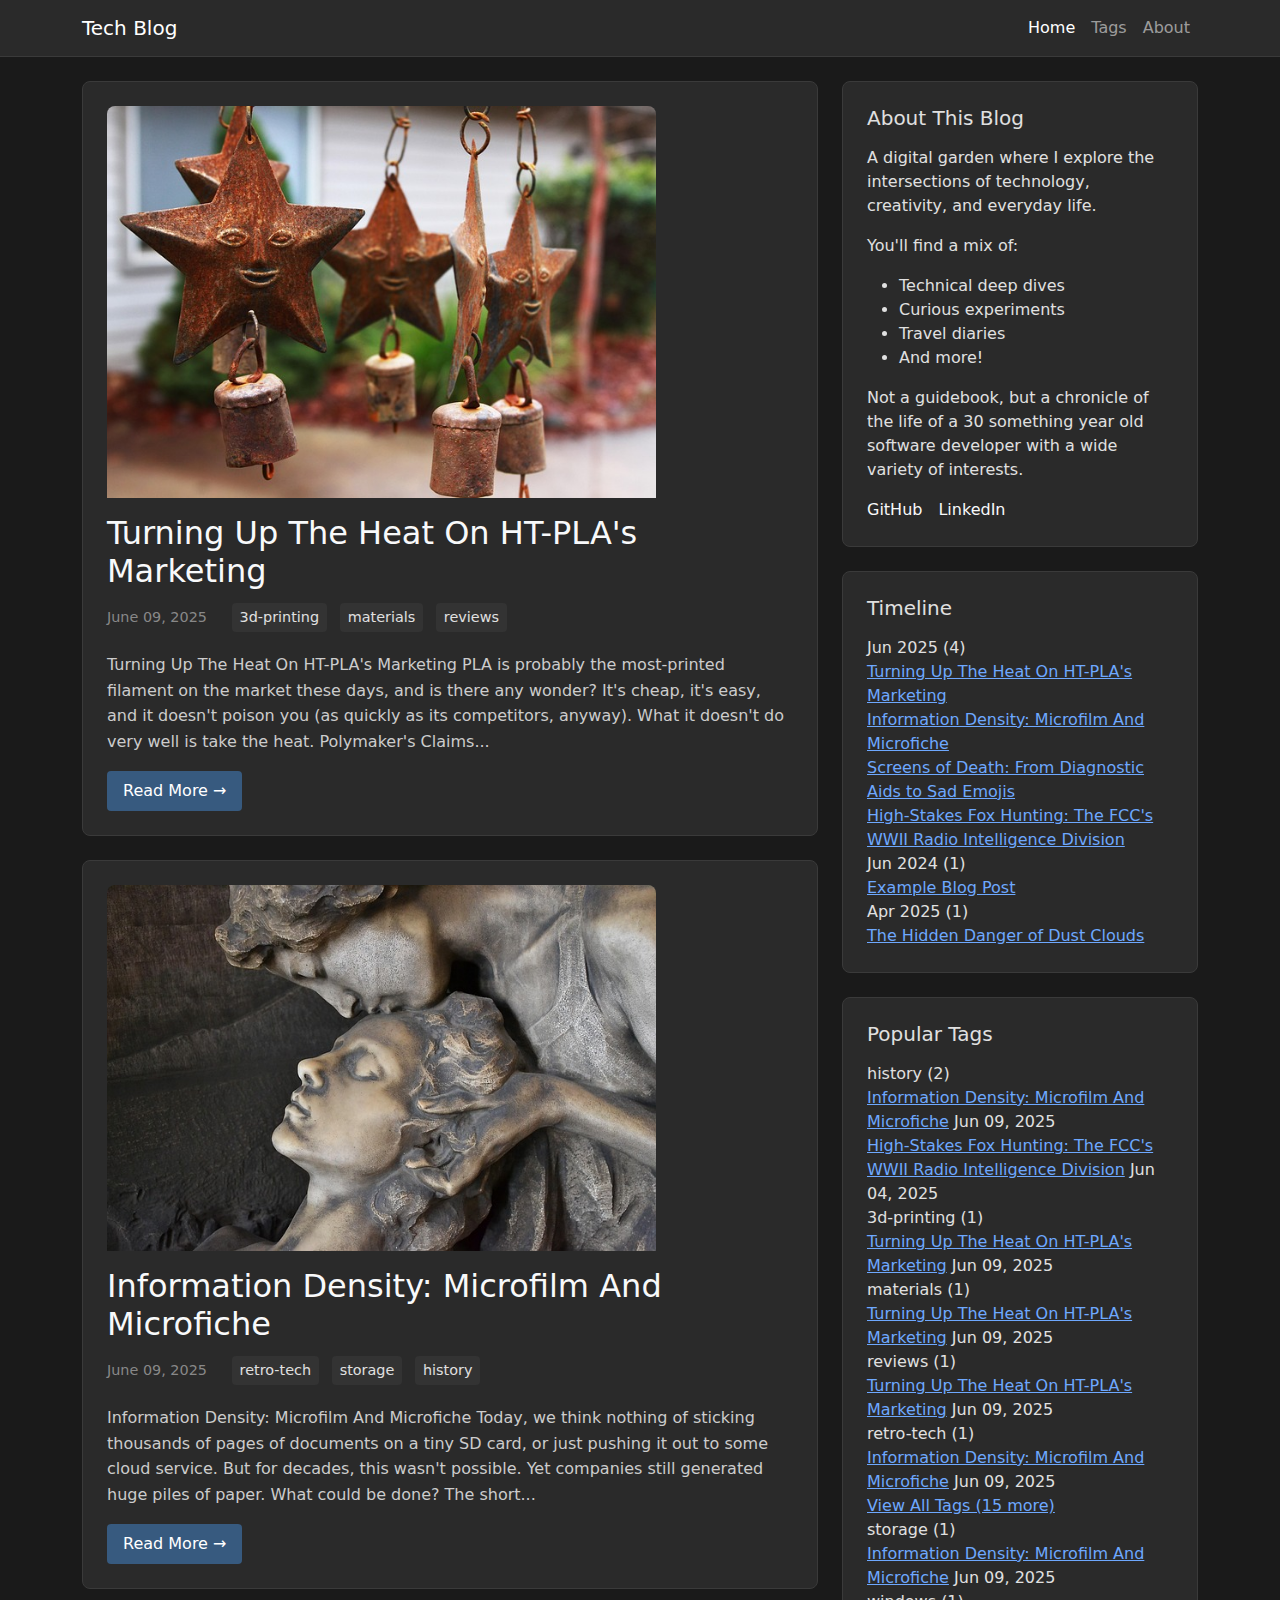
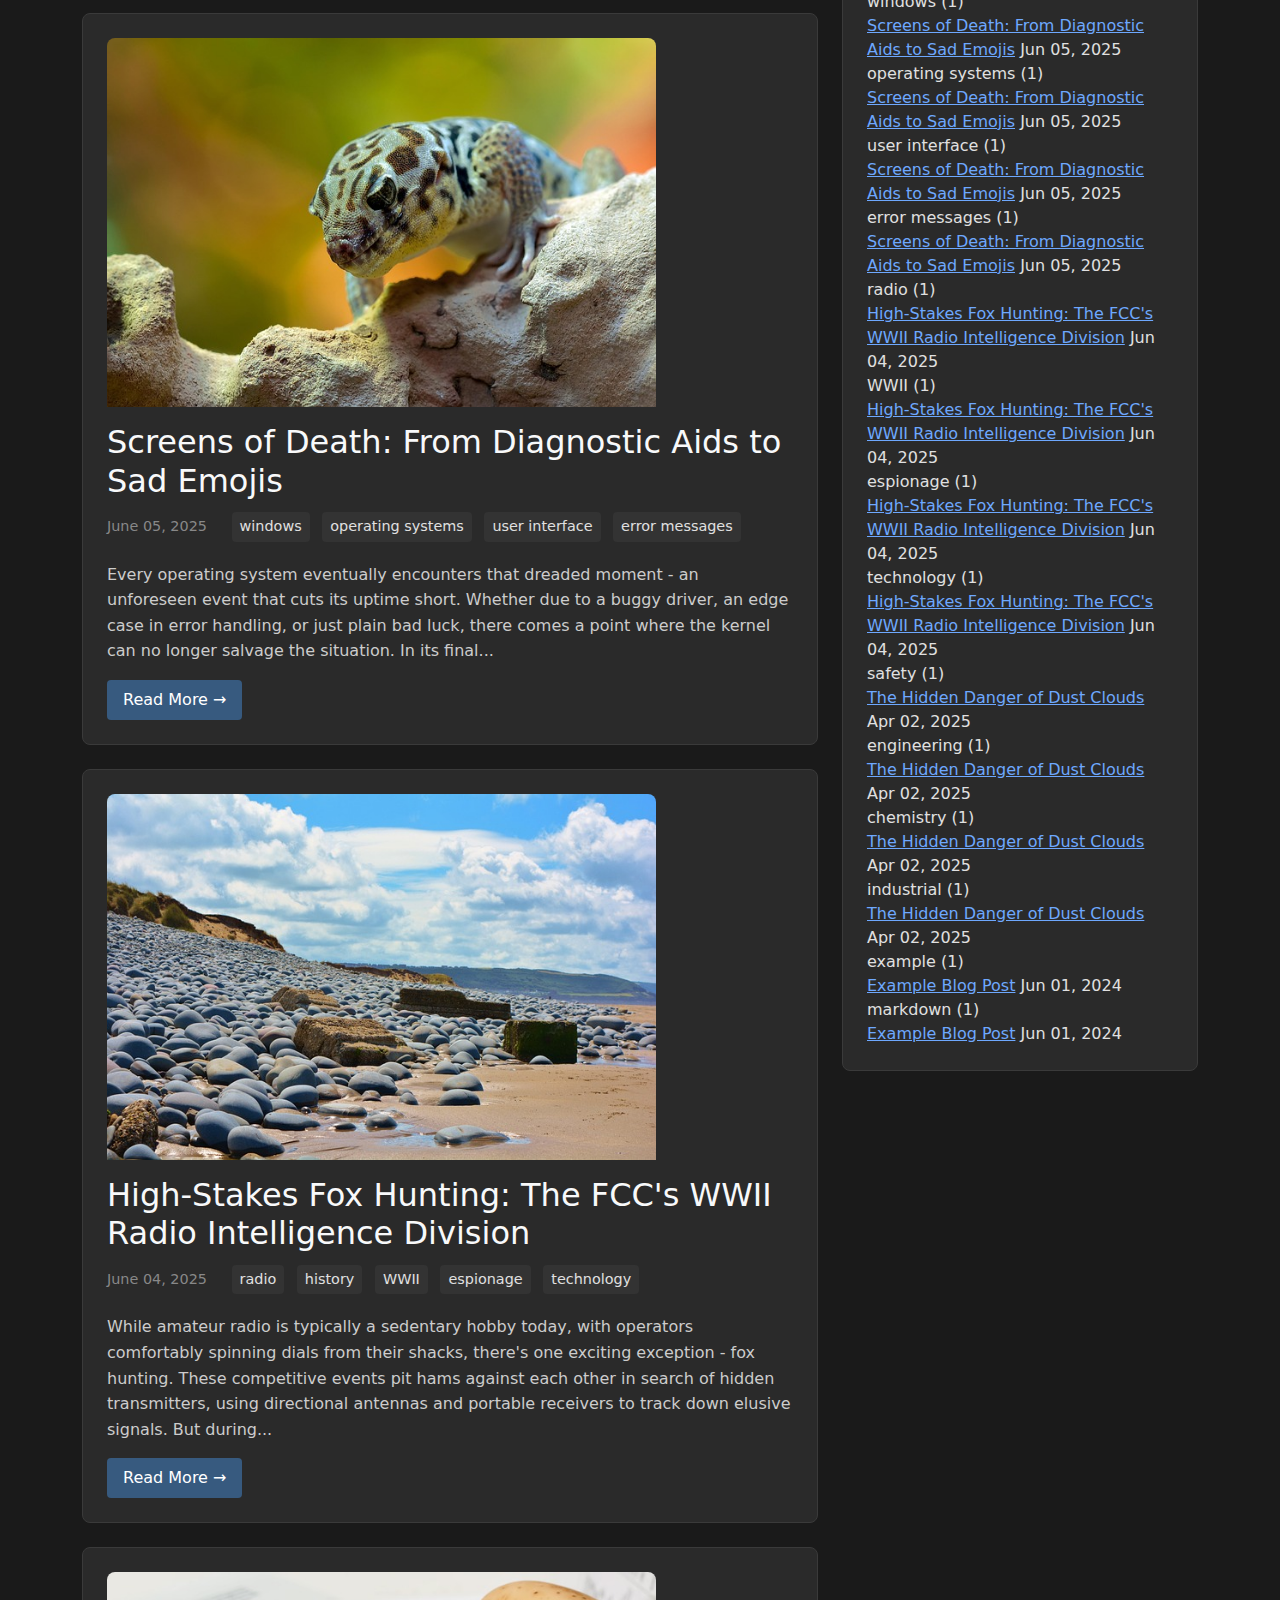
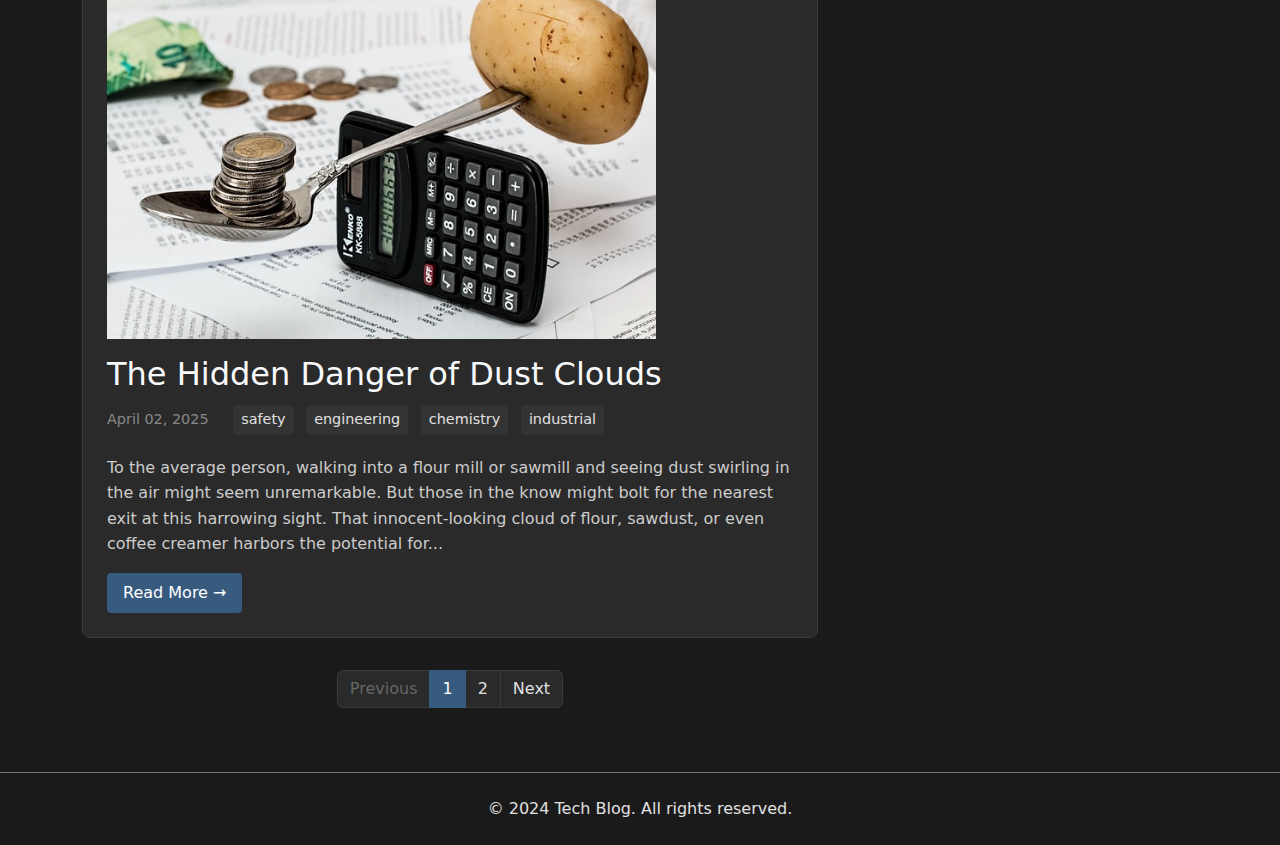
<file: index.html>
<!DOCTYPE html>
<html lang="en" data-bs-theme="dark">
<head>
    <meta charset="UTF-8">
    <meta name="viewport" content="width=device-width, initial-scale=1.0">
    <title>Tech Blog</title>
    <!-- Bootstrap 5 CSS -->
    <link href="https://cdn.jsdelivr.net/npm/bootstrap@5.3.0/dist/css/bootstrap.min.css" rel="stylesheet">
    <!-- Custom CSS -->
    <link href="static/css/style.css" rel="stylesheet">
    <script defer src="https://cloud.umami.is/script.js" data-website-id="ccf61e6a-da8f-4df3-9bb5-42d0cec6f793"></script>
</head>
<body>
    <!-- Navigation -->
    <nav class="navbar navbar-expand-lg navbar-dark mb-4">
        <div class="container">
            <a class="navbar-brand" href="./index.html">Tech Blog</a>
            <button class="navbar-toggler" type="button" data-bs-toggle="collapse" data-bs-target="#navbarNav">
                <span class="navbar-toggler-icon"></span>
            </button>
            <div class="collapse navbar-collapse" id="navbarNav">
                <ul class="navbar-nav ms-auto">
                    <li class="nav-item">
                        <a class="nav-link active" href="./index.html">Home</a>
                    </li>
                    <li class="nav-item">
                        <a class="nav-link" href="./tags.html">Tags</a>
                    </li>
                    <li class="nav-item">
                        <a class="nav-link" href="./about.html">About</a>
                    </li>
                </ul>
            </div>
        </div>
    </nav>

    <!-- Main Content -->
    <div class="container">
        <div class="row">
            <!-- Blog Posts -->
            <div class="col-lg-8">
                
                <article class="blog-post">
                    <div class="img-container">
                        <img src="static/images/wind-chimes-1147912_640.jpg" alt="" class="blog-post-image" loading="lazy" style="max-width: 80%;">
                    </div>
                    <h2><a href="posts/ht-pla.html" class="text-decoration-none text-light">Turning Up The Heat On HT-PLA's Marketing</a></h2>
                    <div class="blog-meta mb-3">
                        <span>June 09, 2025</span>
                        
                        <span class="ms-3">
                            
                            <a href="tags.html#3d-printing" class="tag-link">3d-printing</a>
                            
                            <a href="tags.html#materials" class="tag-link">materials</a>
                            
                            <a href="tags.html#reviews" class="tag-link">reviews</a>
                            
                        </span>
                        
                    </div>
                    <div class="post-preview">
                        <p>Turning Up The Heat On HT-PLA's Marketing PLA is probably the most-printed filament on the market these days, and is there any wonder? It's cheap, it's easy, and it doesn't poison you (as quickly as its competitors, anyway). What it doesn't do very well is take the heat. Polymaker's Claims...</p>
                    </div>
                    <a href="posts/ht-pla.html" class="read-more">Read More →</a>
                </article>
                
                <article class="blog-post">
                    <div class="img-container">
                        <img src="static/images/cemetery-2698731_640.jpg" alt="Historical stone archive resembling data storage" class="blog-post-image" loading="lazy" style="max-width: 80%;">
                    </div>
                    <h2><a href="posts/microfilm.html" class="text-decoration-none text-light">Information Density: Microfilm And Microfiche</a></h2>
                    <div class="blog-meta mb-3">
                        <span>June 09, 2025</span>
                        
                        <span class="ms-3">
                            
                            <a href="tags.html#retro-tech" class="tag-link">retro-tech</a>
                            
                            <a href="tags.html#storage" class="tag-link">storage</a>
                            
                            <a href="tags.html#history" class="tag-link">history</a>
                            
                        </span>
                        
                    </div>
                    <div class="post-preview">
                        <p>Information Density: Microfilm And Microfiche Today, we think nothing of sticking thousands of pages of documents on a tiny SD card, or just pushing it out to some cloud service. But for decades, this wasn't possible. Yet companies still generated huge piles of paper. What could be done? The short...</p>
                    </div>
                    <a href="posts/microfilm.html" class="read-more">Read More →</a>
                </article>
                
                <article class="blog-post">
                    <div class="img-container">
                        <img src="static/images/wonder-gecko-256046_640.jpg" alt="Frozen moment representing system crashes" class="blog-post-image" loading="lazy" style="max-width: 80%;">
                    </div>
                    <h2><a href="posts/screens-of-death.html" class="text-decoration-none text-light">Screens of Death: From Diagnostic Aids to Sad Emojis</a></h2>
                    <div class="blog-meta mb-3">
                        <span>June 05, 2025</span>
                        
                        <span class="ms-3">
                            
                            <a href="tags.html#windows" class="tag-link">windows</a>
                            
                            <a href="tags.html#operating systems" class="tag-link">operating systems</a>
                            
                            <a href="tags.html#user interface" class="tag-link">user interface</a>
                            
                            <a href="tags.html#error messages" class="tag-link">error messages</a>
                            
                        </span>
                        
                    </div>
                    <div class="post-preview">
                        <p>Every operating system eventually encounters that dreaded moment - an unforeseen event that cuts its uptime short. Whether due to a buggy driver, an edge case in error handling, or just plain bad luck, there comes a point where the kernel can no longer salvage the situation. In its final...</p>
                    </div>
                    <a href="posts/screens-of-death.html" class="read-more">Read More →</a>
                </article>
                
                <article class="blog-post">
                    <div class="img-container">
                        <img src="static/images/beach-975225_640.jpg" alt="Open landscape representing radio wave propagation" class="blog-post-image" loading="lazy" style="max-width: 80%;">
                    </div>
                    <h2><a href="posts/radio-intelligence.html" class="text-decoration-none text-light">High-Stakes Fox Hunting: The FCC's WWII Radio Intelligence Division</a></h2>
                    <div class="blog-meta mb-3">
                        <span>June 04, 2025</span>
                        
                        <span class="ms-3">
                            
                            <a href="tags.html#radio" class="tag-link">radio</a>
                            
                            <a href="tags.html#history" class="tag-link">history</a>
                            
                            <a href="tags.html#WWII" class="tag-link">WWII</a>
                            
                            <a href="tags.html#espionage" class="tag-link">espionage</a>
                            
                            <a href="tags.html#technology" class="tag-link">technology</a>
                            
                        </span>
                        
                    </div>
                    <div class="post-preview">
                        <p>While amateur radio is typically a sedentary hobby today, with operators comfortably spinning dials from their shacks, there's one exciting exception - fox hunting. These competitive events pit hams against each other in search of hidden transmitters, using directional antennas and portable receivers to track down elusive signals. But during...</p>
                    </div>
                    <a href="posts/radio-intelligence.html" class="read-more">Read More →</a>
                </article>
                
                <article class="blog-post">
                    <div class="img-container">
                        <img src="static/images/coins-1015125_640.jpg" alt="Close-up of metal particles resembling industrial dust" class="blog-post-image" loading="lazy" style="max-width: 80%;">
                    </div>
                    <h2><a href="posts/dust-explosions.html" class="text-decoration-none text-light">The Hidden Danger of Dust Clouds</a></h2>
                    <div class="blog-meta mb-3">
                        <span>April 02, 2025</span>
                        
                        <span class="ms-3">
                            
                            <a href="tags.html#safety" class="tag-link">safety</a>
                            
                            <a href="tags.html#engineering" class="tag-link">engineering</a>
                            
                            <a href="tags.html#chemistry" class="tag-link">chemistry</a>
                            
                            <a href="tags.html#industrial" class="tag-link">industrial</a>
                            
                        </span>
                        
                    </div>
                    <div class="post-preview">
                        <p>To the average person, walking into a flour mill or sawmill and seeing dust swirling in the air might seem unremarkable. But those in the know might bolt for the nearest exit at this harrowing sight. That innocent-looking cloud of flour, sawdust, or even coffee creamer harbors the potential for...</p>
                    </div>
                    <a href="posts/dust-explosions.html" class="read-more">Read More →</a>
                </article>
                

                
                <!-- Pagination -->
                <nav aria-label="Blog navigation">
                    <ul class="pagination justify-content-center">
                        <!-- Previous page -->
                        <li class="page-item disabled">
                            
                            <span class="page-link">Previous</span>
                            
                        </li>

                        <!-- Page numbers -->
                        
                        <li class="page-item active">
                            
                            <span class="page-link">1</span>
                            
                        </li>
                        
                        <li class="page-item ">
                            
                            <a class="page-link" href="page2.html">2</a>
                            
                        </li>
                        

                        <!-- Next page -->
                        <li class="page-item ">
                            
                            <a class="page-link" href="page2.html">Next</a>
                            
                        </li>
                    </ul>
                </nav>
                
            </div>

            <!-- Sidebar -->
            <div class="col-lg-4">
                <!-- About -->
                <div class="sidebar">
                    <h5 class="mb-3">About This Blog</h5>
                    <p>A digital garden where I explore the intersections of technology, creativity, and everyday life.</p>
                    <p>You'll find a mix of:</p>
                    <ul class="about-list">
                        <li>Technical deep dives</li>
                        <li>Curious experiments</li>
                        <li>Travel diaries</li>
                        <li>And more!</li>
                    </ul>
                    <p>Not a guidebook, but a chronicle of the life of a 30 something year old software developer with a wide variety of interests.</p>
                    <div class="d-flex gap-3 mt-2">
                        <a href="https://github.com/yourusername" class="text-decoration-none text-light">GitHub</a>
                        <a href="https://linkedin.com/in/yourhandle" class="text-decoration-none text-light">LinkedIn</a>
                    </div>
                </div>
                <!-- Timeline -->
                <div class="sidebar mt-4">
                    <h5 class="mb-3">Timeline</h5>
                    <div class="timeline">
                        
                        
                            
                            
                                
                            
                            
                        
                            
                            
                            
                        
                            
                            
                            
                        
                            
                            
                            
                        
                            
                            
                                
                            
                            
                        
                            
                            
                                
                            
                            
                        
                        
                        
                        <div class="timeline-month">
                            <div class="timeline-month-header" onclick="this.parentNode.classList.toggle('expanded')">
                                Jun 2025
                                <span class="timeline-month-count">(4)</span>
                            </div>
                            <div class="timeline-month-posts">
                                
                                <div class="timeline-post">
                                    <a href="posts/ht-pla.html">Turning Up The Heat On HT-PLA's Marketing</a>
                                </div>
                                
                                <div class="timeline-post">
                                    <a href="posts/microfilm.html">Information Density: Microfilm And Microfiche</a>
                                </div>
                                
                                <div class="timeline-post">
                                    <a href="posts/screens-of-death.html">Screens of Death: From Diagnostic Aids to Sad Emojis</a>
                                </div>
                                
                                <div class="timeline-post">
                                    <a href="posts/radio-intelligence.html">High-Stakes Fox Hunting: The FCC's WWII Radio Intelligence Division</a>
                                </div>
                                
                            </div>
                        </div>
                        
                        <div class="timeline-month">
                            <div class="timeline-month-header" onclick="this.parentNode.classList.toggle('expanded')">
                                Jun 2024
                                <span class="timeline-month-count">(1)</span>
                            </div>
                            <div class="timeline-month-posts">
                                
                                <div class="timeline-post">
                                    <a href="posts/example-post.html">Example Blog Post</a>
                                </div>
                                
                            </div>
                        </div>
                        
                        <div class="timeline-month">
                            <div class="timeline-month-header" onclick="this.parentNode.classList.toggle('expanded')">
                                Apr 2025
                                <span class="timeline-month-count">(1)</span>
                            </div>
                            <div class="timeline-month-posts">
                                
                                <div class="timeline-post">
                                    <a href="posts/dust-explosions.html">The Hidden Danger of Dust Clouds</a>
                                </div>
                                
                            </div>
                        </div>
                        
                    </div>
                </div>
                <!-- Tags -->
                <div class="sidebar mt-4">
                    <h5 class="mb-3">Popular Tags</h5>
                    <div class="tags-container">
                        
                        
                            
                                
                                    
                                
                                
                            
                                
                                    
                                
                                
                            
                                
                                    
                                
                                
                            
                        
                            
                                
                                    
                                
                                
                            
                                
                                    
                                
                                
                            
                                
                                    
                                
                                
                            
                        
                            
                                
                                    
                                
                                
                            
                                
                                    
                                
                                
                            
                                
                                    
                                
                                
                            
                                
                                    
                                
                                
                            
                        
                            
                                
                                    
                                
                                
                            
                                
                                
                            
                                
                                    
                                
                                
                            
                                
                                    
                                
                                
                            
                                
                                    
                                
                                
                            
                        
                            
                                
                                    
                                
                                
                            
                                
                                    
                                
                                
                            
                                
                                    
                                
                                
                            
                                
                                    
                                
                                
                            
                        
                            
                                
                                    
                                
                                
                            
                                
                                    
                                
                                
                            
                        
                        
                        
                        
                        
                            
                        
                            
                        
                            
                        
                            
                        
                            
                        
                            
                        
                            
                        
                            
                        
                            
                        
                            
                        
                            
                        
                            
                        
                            
                        
                            
                        
                            
                        
                            
                        
                            
                        
                            
                        
                            
                        
                            
                        
                        
                        
                        
                        
                        
                        
                        <div class="tag-group">
                            <div class="tag-header" onclick="this.parentNode.classList.toggle('expanded')">
                                history <span class="tag-count">(2)</span>
                            </div>
                            <div class="tag-posts">
                                
                                <div class="tag-post">
                                    <a href="posts/microfilm.html">Information Density: Microfilm And Microfiche</a>
                                    <span class="tag-post-date">Jun 09, 2025</span>
                                </div>
                                
                                <div class="tag-post">
                                    <a href="posts/radio-intelligence.html">High-Stakes Fox Hunting: The FCC's WWII Radio Intelligence Division</a>
                                    <span class="tag-post-date">Jun 04, 2025</span>
                                </div>
                                
                            </div>
                        </div>
                        
                        <div class="tag-group">
                            <div class="tag-header" onclick="this.parentNode.classList.toggle('expanded')">
                                3d-printing <span class="tag-count">(1)</span>
                            </div>
                            <div class="tag-posts">
                                
                                <div class="tag-post">
                                    <a href="posts/ht-pla.html">Turning Up The Heat On HT-PLA's Marketing</a>
                                    <span class="tag-post-date">Jun 09, 2025</span>
                                </div>
                                
                            </div>
                        </div>
                        
                        <div class="tag-group">
                            <div class="tag-header" onclick="this.parentNode.classList.toggle('expanded')">
                                materials <span class="tag-count">(1)</span>
                            </div>
                            <div class="tag-posts">
                                
                                <div class="tag-post">
                                    <a href="posts/ht-pla.html">Turning Up The Heat On HT-PLA's Marketing</a>
                                    <span class="tag-post-date">Jun 09, 2025</span>
                                </div>
                                
                            </div>
                        </div>
                        
                        <div class="tag-group">
                            <div class="tag-header" onclick="this.parentNode.classList.toggle('expanded')">
                                reviews <span class="tag-count">(1)</span>
                            </div>
                            <div class="tag-posts">
                                
                                <div class="tag-post">
                                    <a href="posts/ht-pla.html">Turning Up The Heat On HT-PLA's Marketing</a>
                                    <span class="tag-post-date">Jun 09, 2025</span>
                                </div>
                                
                            </div>
                        </div>
                        
                        <div class="tag-group">
                            <div class="tag-header" onclick="this.parentNode.classList.toggle('expanded')">
                                retro-tech <span class="tag-count">(1)</span>
                            </div>
                            <div class="tag-posts">
                                
                                <div class="tag-post">
                                    <a href="posts/microfilm.html">Information Density: Microfilm And Microfiche</a>
                                    <span class="tag-post-date">Jun 09, 2025</span>
                                </div>
                                
                            </div>
                        </div>
                        
                        
                        
                        
                        <div class="view-all-tags">
                            <a href="#" onclick="document.querySelector('.all-tags-container').classList.toggle('hidden'); this.textContent = this.textContent.includes('All') ? 'Show Less' : 'View All Tags'; return false;">
                                View All Tags (15 more)
                            </a>
                            <div class="all-tags-container hidden">
                                
                                    
                                
                                    
                                
                                    
                                
                                    
                                
                                    
                                
                                    
                                    <div class="tag-group">
                                        <div class="tag-header" onclick="this.parentNode.classList.toggle('expanded')">
                                            storage <span class="tag-count">(1)</span>
                                        </div>
                                        <div class="tag-posts">
                                            
                                            <div class="tag-post">
                                                <a href="posts/microfilm.html">Information Density: Microfilm And Microfiche</a>
                                                <span class="tag-post-date">Jun 09, 2025</span>
                                            </div>
                                            
                                        </div>
                                    </div>
                                    
                                
                                    
                                    <div class="tag-group">
                                        <div class="tag-header" onclick="this.parentNode.classList.toggle('expanded')">
                                            windows <span class="tag-count">(1)</span>
                                        </div>
                                        <div class="tag-posts">
                                            
                                            <div class="tag-post">
                                                <a href="posts/screens-of-death.html">Screens of Death: From Diagnostic Aids to Sad Emojis</a>
                                                <span class="tag-post-date">Jun 05, 2025</span>
                                            </div>
                                            
                                        </div>
                                    </div>
                                    
                                
                                    
                                    <div class="tag-group">
                                        <div class="tag-header" onclick="this.parentNode.classList.toggle('expanded')">
                                            operating systems <span class="tag-count">(1)</span>
                                        </div>
                                        <div class="tag-posts">
                                            
                                            <div class="tag-post">
                                                <a href="posts/screens-of-death.html">Screens of Death: From Diagnostic Aids to Sad Emojis</a>
                                                <span class="tag-post-date">Jun 05, 2025</span>
                                            </div>
                                            
                                        </div>
                                    </div>
                                    
                                
                                    
                                    <div class="tag-group">
                                        <div class="tag-header" onclick="this.parentNode.classList.toggle('expanded')">
                                            user interface <span class="tag-count">(1)</span>
                                        </div>
                                        <div class="tag-posts">
                                            
                                            <div class="tag-post">
                                                <a href="posts/screens-of-death.html">Screens of Death: From Diagnostic Aids to Sad Emojis</a>
                                                <span class="tag-post-date">Jun 05, 2025</span>
                                            </div>
                                            
                                        </div>
                                    </div>
                                    
                                
                                    
                                    <div class="tag-group">
                                        <div class="tag-header" onclick="this.parentNode.classList.toggle('expanded')">
                                            error messages <span class="tag-count">(1)</span>
                                        </div>
                                        <div class="tag-posts">
                                            
                                            <div class="tag-post">
                                                <a href="posts/screens-of-death.html">Screens of Death: From Diagnostic Aids to Sad Emojis</a>
                                                <span class="tag-post-date">Jun 05, 2025</span>
                                            </div>
                                            
                                        </div>
                                    </div>
                                    
                                
                                    
                                    <div class="tag-group">
                                        <div class="tag-header" onclick="this.parentNode.classList.toggle('expanded')">
                                            radio <span class="tag-count">(1)</span>
                                        </div>
                                        <div class="tag-posts">
                                            
                                            <div class="tag-post">
                                                <a href="posts/radio-intelligence.html">High-Stakes Fox Hunting: The FCC's WWII Radio Intelligence Division</a>
                                                <span class="tag-post-date">Jun 04, 2025</span>
                                            </div>
                                            
                                        </div>
                                    </div>
                                    
                                
                                    
                                    <div class="tag-group">
                                        <div class="tag-header" onclick="this.parentNode.classList.toggle('expanded')">
                                            WWII <span class="tag-count">(1)</span>
                                        </div>
                                        <div class="tag-posts">
                                            
                                            <div class="tag-post">
                                                <a href="posts/radio-intelligence.html">High-Stakes Fox Hunting: The FCC's WWII Radio Intelligence Division</a>
                                                <span class="tag-post-date">Jun 04, 2025</span>
                                            </div>
                                            
                                        </div>
                                    </div>
                                    
                                
                                    
                                    <div class="tag-group">
                                        <div class="tag-header" onclick="this.parentNode.classList.toggle('expanded')">
                                            espionage <span class="tag-count">(1)</span>
                                        </div>
                                        <div class="tag-posts">
                                            
                                            <div class="tag-post">
                                                <a href="posts/radio-intelligence.html">High-Stakes Fox Hunting: The FCC's WWII Radio Intelligence Division</a>
                                                <span class="tag-post-date">Jun 04, 2025</span>
                                            </div>
                                            
                                        </div>
                                    </div>
                                    
                                
                                    
                                    <div class="tag-group">
                                        <div class="tag-header" onclick="this.parentNode.classList.toggle('expanded')">
                                            technology <span class="tag-count">(1)</span>
                                        </div>
                                        <div class="tag-posts">
                                            
                                            <div class="tag-post">
                                                <a href="posts/radio-intelligence.html">High-Stakes Fox Hunting: The FCC's WWII Radio Intelligence Division</a>
                                                <span class="tag-post-date">Jun 04, 2025</span>
                                            </div>
                                            
                                        </div>
                                    </div>
                                    
                                
                                    
                                    <div class="tag-group">
                                        <div class="tag-header" onclick="this.parentNode.classList.toggle('expanded')">
                                            safety <span class="tag-count">(1)</span>
                                        </div>
                                        <div class="tag-posts">
                                            
                                            <div class="tag-post">
                                                <a href="posts/dust-explosions.html">The Hidden Danger of Dust Clouds</a>
                                                <span class="tag-post-date">Apr 02, 2025</span>
                                            </div>
                                            
                                        </div>
                                    </div>
                                    
                                
                                    
                                    <div class="tag-group">
                                        <div class="tag-header" onclick="this.parentNode.classList.toggle('expanded')">
                                            engineering <span class="tag-count">(1)</span>
                                        </div>
                                        <div class="tag-posts">
                                            
                                            <div class="tag-post">
                                                <a href="posts/dust-explosions.html">The Hidden Danger of Dust Clouds</a>
                                                <span class="tag-post-date">Apr 02, 2025</span>
                                            </div>
                                            
                                        </div>
                                    </div>
                                    
                                
                                    
                                    <div class="tag-group">
                                        <div class="tag-header" onclick="this.parentNode.classList.toggle('expanded')">
                                            chemistry <span class="tag-count">(1)</span>
                                        </div>
                                        <div class="tag-posts">
                                            
                                            <div class="tag-post">
                                                <a href="posts/dust-explosions.html">The Hidden Danger of Dust Clouds</a>
                                                <span class="tag-post-date">Apr 02, 2025</span>
                                            </div>
                                            
                                        </div>
                                    </div>
                                    
                                
                                    
                                    <div class="tag-group">
                                        <div class="tag-header" onclick="this.parentNode.classList.toggle('expanded')">
                                            industrial <span class="tag-count">(1)</span>
                                        </div>
                                        <div class="tag-posts">
                                            
                                            <div class="tag-post">
                                                <a href="posts/dust-explosions.html">The Hidden Danger of Dust Clouds</a>
                                                <span class="tag-post-date">Apr 02, 2025</span>
                                            </div>
                                            
                                        </div>
                                    </div>
                                    
                                
                                    
                                    <div class="tag-group">
                                        <div class="tag-header" onclick="this.parentNode.classList.toggle('expanded')">
                                            example <span class="tag-count">(1)</span>
                                        </div>
                                        <div class="tag-posts">
                                            
                                            <div class="tag-post">
                                                <a href="posts/example-post.html">Example Blog Post</a>
                                                <span class="tag-post-date">Jun 01, 2024</span>
                                            </div>
                                            
                                        </div>
                                    </div>
                                    
                                
                                    
                                    <div class="tag-group">
                                        <div class="tag-header" onclick="this.parentNode.classList.toggle('expanded')">
                                            markdown <span class="tag-count">(1)</span>
                                        </div>
                                        <div class="tag-posts">
                                            
                                            <div class="tag-post">
                                                <a href="posts/example-post.html">Example Blog Post</a>
                                                <span class="tag-post-date">Jun 01, 2024</span>
                                            </div>
                                            
                                        </div>
                                    </div>
                                    
                                
                            </div>
                        </div>
                        
                    </div>
                </div>
            </div>
        </div>
    </div>

    <!-- Footer -->
    <footer class="mt-5 py-4 border-top border-secondary">
        <div class="container">
            <p class="text-center mb-0">&copy; 2024 Tech Blog. All rights reserved.</p>
        </div>
    </footer>

    <!-- Bootstrap 5 JS -->
    <script src="https://cdn.jsdelivr.net/npm/bootstrap@5.3.0/dist/js/bootstrap.bundle.min.js"></script>
    <script>
    document.addEventListener('DOMContentLoaded', function() {
        // Close other tag groups when opening a new one
        document.querySelectorAll('.tag-header').forEach(header => {
            header.addEventListener('click', function() {
                const currentGroup = this.parentNode;
                if (!currentGroup.classList.contains('expanded')) {
                    document.querySelectorAll('.tag-group.expanded').forEach(group => {
                        if (group !== currentGroup) group.classList.remove('expanded');
                    });
                }
            });
        });
    });
    </script>
</body>
</html>
</file>
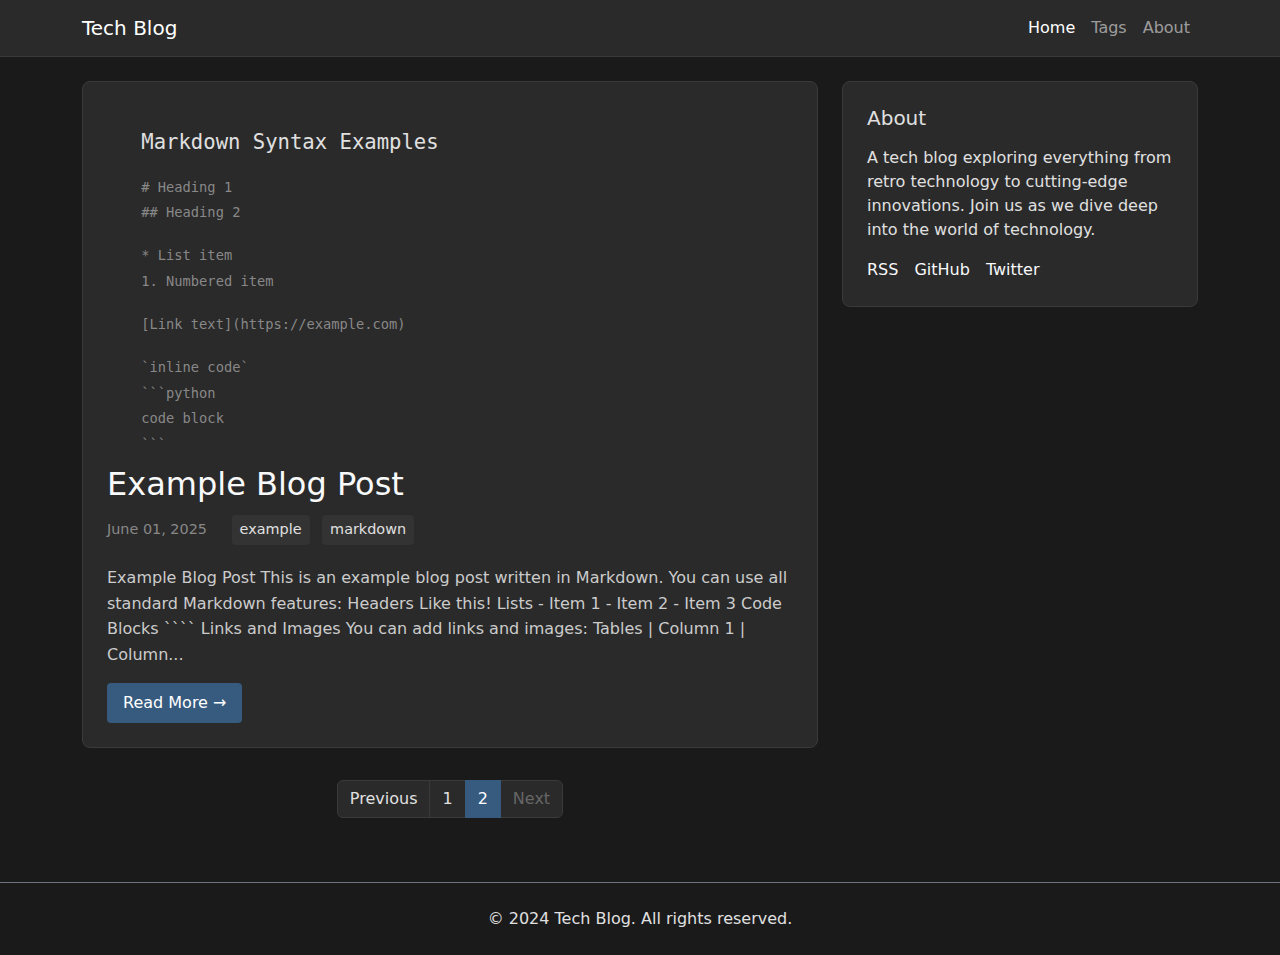
<file: page2.html>
<!DOCTYPE html>
<html lang="en" data-bs-theme="dark">
<head>
    <meta charset="UTF-8">
    <meta name="viewport" content="width=device-width, initial-scale=1.0">
    <title>Tech Blog</title>
    <!-- Bootstrap 5 CSS -->
    <link href="https://cdn.jsdelivr.net/npm/bootstrap@5.3.0/dist/css/bootstrap.min.css" rel="stylesheet">
    <!-- Custom CSS -->
    <link href="static/css/style.css" rel="stylesheet">
</head>
<body>
    <!-- Navigation -->
    <nav class="navbar navbar-expand-lg navbar-dark mb-4">
        <div class="container">
            <a class="navbar-brand" href="./index.html">Tech Blog</a>
            <button class="navbar-toggler" type="button" data-bs-toggle="collapse" data-bs-target="#navbarNav">
                <span class="navbar-toggler-icon"></span>
            </button>
            <div class="collapse navbar-collapse" id="navbarNav">
                <ul class="navbar-nav ms-auto">
                    <li class="nav-item">
                        <a class="nav-link active" href="./index.html">Home</a>
                    </li>
                    <li class="nav-item">
                        <a class="nav-link" href="./tags.html">Tags</a>
                    </li>
                    <li class="nav-item">
                        <a class="nav-link" href="./about.html">About</a>
                    </li>
                </ul>
            </div>
        </div>
    </nav>

    <!-- Main Content -->
    <div class="container">
        <div class="row">
            <!-- Blog Posts -->
            <div class="col-lg-8">
                
                <article class="blog-post">
                    
                    <img src="../../static/images/markdown-example.svg" alt="" class="img-fluid">
                    
                    <h2><a href="posts/example-post.html" class="text-decoration-none text-light">Example Blog Post</a></h2>
                    <div class="blog-meta mb-3">
                        <span>June 01, 2025</span>
                        
                        <span class="ms-3">
                            
                            <a href="tags.html#example" class="tag-link">example</a>
                            
                            <a href="tags.html#markdown" class="tag-link">markdown</a>
                            
                        </span>
                        
                    </div>
                    <div class="post-preview">
                        <p>Example Blog Post This is an example blog post written in Markdown. You can use all standard Markdown features: Headers Like this! Lists - Item 1 - Item 2 - Item 3 Code Blocks ```` Links and Images You can add links and images: Tables | Column 1 | Column...</p>
                    </div>
                    <a href="posts/example-post.html" class="read-more">Read More →</a>
                </article>
                

                
                <!-- Pagination -->
                <nav aria-label="Blog navigation">
                    <ul class="pagination justify-content-center">
                        <!-- Previous page -->
                        <li class="page-item ">
                            
                            <a class="page-link" href="index.html">Previous</a>
                            
                        </li>

                        <!-- Page numbers -->
                        
                        <li class="page-item ">
                            
                            <a class="page-link" href="index.html">1</a>
                            
                        </li>
                        
                        <li class="page-item active">
                            
                            <span class="page-link">2</span>
                            
                        </li>
                        

                        <!-- Next page -->
                        <li class="page-item disabled">
                            
                            <span class="page-link">Next</span>
                            
                        </li>
                    </ul>
                </nav>
                
            </div>

            <!-- Sidebar -->
            <div class="col-lg-4">
                <!-- About -->
                <div class="sidebar">
                    <h5 class="mb-3">About</h5>
                    <p>A tech blog exploring everything from retro technology to cutting-edge innovations. Join us as we dive deep into the world of technology.</p>
                    <div class="d-flex gap-3">
                        <a href="#" class="text-decoration-none text-light">RSS</a>
                        <a href="#" class="text-decoration-none text-light">GitHub</a>
                        <a href="#" class="text-decoration-none text-light">Twitter</a>
                    </div>
                </div>
            </div>
        </div>
    </div>

    <!-- Footer -->
    <footer class="mt-5 py-4 border-top border-secondary">
        <div class="container">
            <p class="text-center mb-0">&copy; 2024 Tech Blog. All rights reserved.</p>
        </div>
    </footer>

    <!-- Bootstrap 5 JS -->
    <script src="https://cdn.jsdelivr.net/npm/bootstrap@5.3.0/dist/js/bootstrap.bundle.min.js"></script>
</body>
</html>
</file>
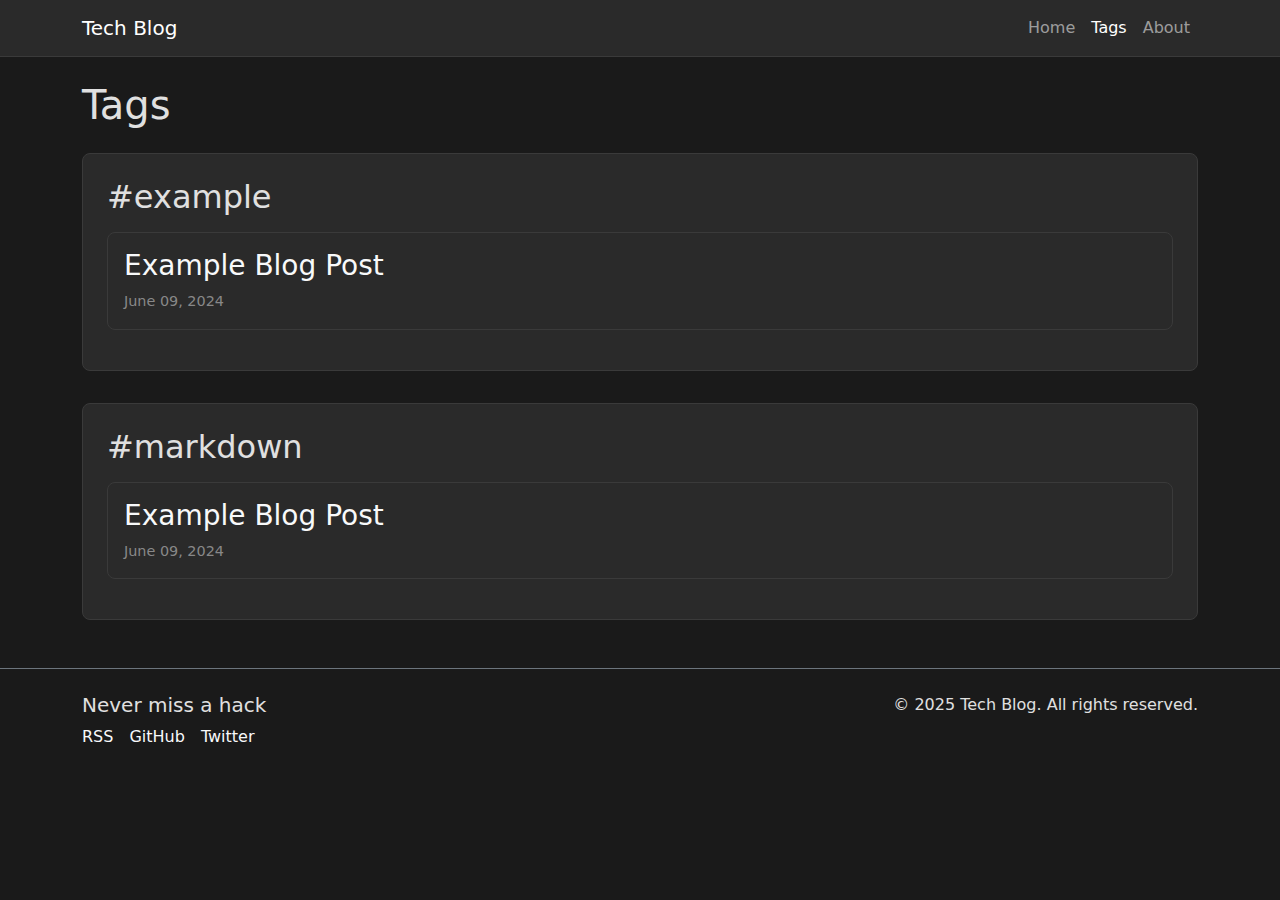
<file: tags.html>
<!DOCTYPE html>
<html lang="en" data-bs-theme="dark">
<head>
    <meta charset="UTF-8">
    <meta name="viewport" content="width=device-width, initial-scale=1.0">
    <title>Tags - Tech Blog</title>
    <!-- Bootstrap 5 CSS -->
    <link href="https://cdn.jsdelivr.net/npm/bootstrap@5.3.0/dist/css/bootstrap.min.css" rel="stylesheet">
    <!-- Custom CSS -->
    <style>
        body {
            background-color: #1a1a1a;
            color: #e0e0e0;
        }
        .blog-post {
            background-color: #2a2a2a;
            border: 1px solid #3a3a3a;
            border-radius: 8px;
            transition: transform 0.2s;
            margin-bottom: 1rem;
            padding: 1rem;
        }
        .blog-post:hover {
            transform: translateY(-2px);
        }
        .blog-meta {
            color: #888;
            font-size: 0.9rem;
        }
        .navbar {
            background-color: #2a2a2a;
            border-bottom: 1px solid #3a3a3a;
        }
        .tag-section {
            background-color: #2a2a2a;
            border: 1px solid #3a3a3a;
            border-radius: 8px;
            padding: 1.5rem;
            margin-bottom: 2rem;
        }
        .tag-link {
            display: inline-block;
            padding: 0.25rem 0.5rem;
            margin: 0.25rem;
            background-color: #333;
            border-radius: 4px;
            color: #e0e0e0;
            text-decoration: none;
        }
        .tag-link:hover {
            background-color: #444;
            color: #fff;
        }
    </style>
</head>
<body>
    <!-- Navigation -->
    <nav class="navbar navbar-expand-lg navbar-dark mb-4">
        <div class="container">
            <a class="navbar-brand" href="./index.html">Tech Blog</a>
            <button class="navbar-toggler" type="button" data-bs-toggle="collapse" data-bs-target="#navbarNav">
                <span class="navbar-toggler-icon"></span>
            </button>
            <div class="collapse navbar-collapse" id="navbarNav">
                <ul class="navbar-nav ms-auto">
                    <li class="nav-item">
                        <a class="nav-link" href="./index.html">Home</a>
                    </li>
                    <li class="nav-item">
                        <a class="nav-link active" href="./tags.html">Tags</a>
                    </li>
                    <li class="nav-item">
                        <a class="nav-link" href="./about.html">About</a>
                    </li>
                </ul>
            </div>
        </div>
    </nav>

    <!-- Main Content -->
    <div class="container">
        <h1 class="mb-4">Tags</h1>
        
        
        <div class="tag-section" id="example">
            <h2 class="mb-3">#example</h2>
            
            <article class="blog-post">
                <h3><a href="posts/example-post.html" class="text-decoration-none text-light">Example Blog Post</a></h3>
                <div class="blog-meta">
                    June 09, 2024
                </div>
            </article>
            
        </div>
        
        <div class="tag-section" id="markdown">
            <h2 class="mb-3">#markdown</h2>
            
            <article class="blog-post">
                <h3><a href="posts/example-post.html" class="text-decoration-none text-light">Example Blog Post</a></h3>
                <div class="blog-meta">
                    June 09, 2024
                </div>
            </article>
            
        </div>
        
    </div>

    <!-- Footer -->
    <footer class="mt-5 py-4 border-top border-secondary">
        <div class="container">
            <div class="row">
                <div class="col-md-6">
                    <h5>Never miss a hack</h5>
                    <div class="d-flex gap-3">
                        <a href="#" class="text-decoration-none text-light">RSS</a>
                        <a href="#" class="text-decoration-none text-light">GitHub</a>
                        <a href="#" class="text-decoration-none text-light">Twitter</a>
                    </div>
                </div>
                <div class="col-md-6 text-end">
                    <p class="mb-0">&copy; 2025 Tech Blog. All rights reserved.</p>
                </div>
            </div>
        </div>
    </footer>

    <!-- Bootstrap JS -->
    <script src="https://cdn.jsdelivr.net/npm/bootstrap@5.3.0/dist/js/bootstrap.bundle.min.js"></script>
</body>
</html>
</file>
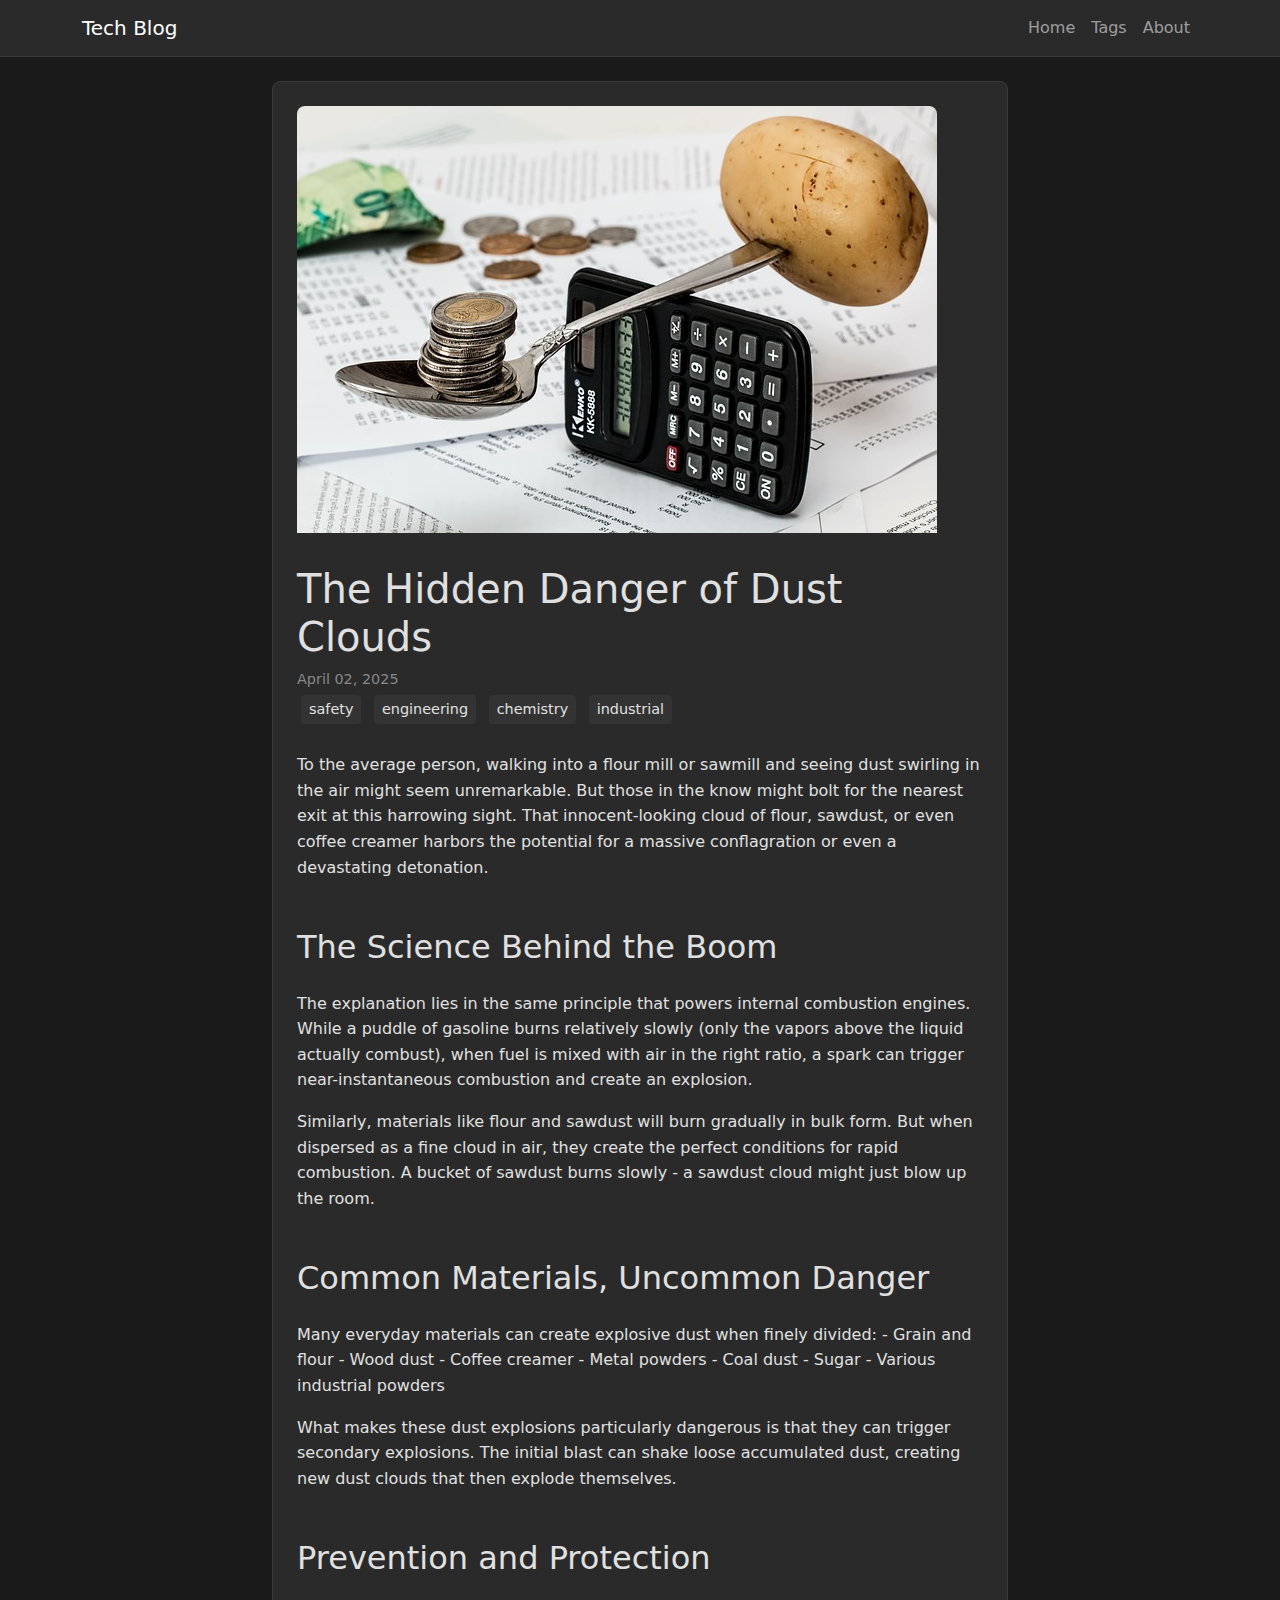
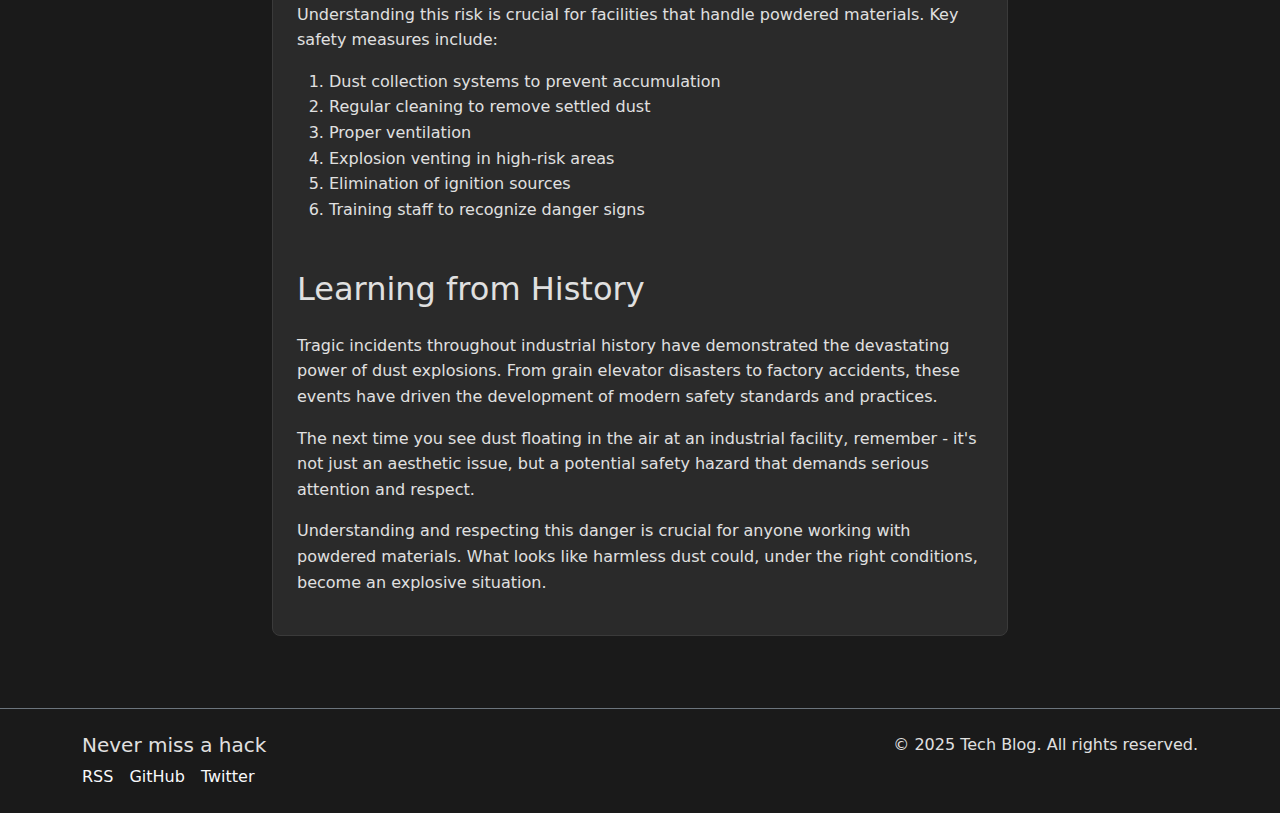
<file: posts/dust-explosions.html>
<!DOCTYPE html>
<html lang="en" data-bs-theme="dark">
<head>
    <meta charset="UTF-8">
    <meta name="viewport" content="width=device-width, initial-scale=1.0">
    <title>The Hidden Danger of Dust Clouds - Tech Blog</title>
    <!-- Bootstrap 5 CSS -->
    <link href="https://cdn.jsdelivr.net/npm/bootstrap@5.3.0/dist/css/bootstrap.min.css" rel="stylesheet">
    <!-- Custom CSS -->
    <link href="../static/css/style.css" rel="stylesheet">
</head>
<body>
    <!-- Navigation -->
    <nav class="navbar navbar-expand-lg navbar-dark mb-4">
        <div class="container">
            <a class="navbar-brand" href="../index.html">Tech Blog</a>
            <button class="navbar-toggler" type="button" data-bs-toggle="collapse" data-bs-target="#navbarNav">
                <span class="navbar-toggler-icon"></span>
            </button>
            <div class="collapse navbar-collapse" id="navbarNav">
                <ul class="navbar-nav ms-auto">
                    <li class="nav-item">
                        <a class="nav-link" href="../index.html">Home</a>
                    </li>
                    <li class="nav-item">
                        <a class="nav-link" href="../tags.html">Tags</a>
                    </li>
                    <li class="nav-item">
                        <a class="nav-link" href="../about.html">About</a>
                    </li>
                </ul>
            </div>
        </div>
    </nav>

    <!-- Main Content -->
    <div class="container">
        <div class="row">
            <div class="col-lg-8 mx-auto">
                <article class="blog-post p-4 mb-4">
                    
                    <figure class="natural-image">
                        <img src="../static/images/coins-1015125_640.jpg" alt="Close-up of metal particles resembling industrial dust" loading="lazy">
                    </figure>
                    
                    
                    <h1>The Hidden Danger of Dust Clouds</h1>
                    <div class="blog-meta mb-4">
                        April 02, 2025
                        
                        <br>
                        <span class="mt-2">
                            
                            <a href="../tags.html#safety" class="tag-link">safety</a>
                            
                            <a href="../tags.html#engineering" class="tag-link">engineering</a>
                            
                            <a href="../tags.html#chemistry" class="tag-link">chemistry</a>
                            
                            <a href="../tags.html#industrial" class="tag-link">industrial</a>
                            
                        </span>
                        
                    </div>
                    
                    <div class="markdown-content">
                        <p>To the average person, walking into a flour mill or sawmill and seeing dust swirling in the air might seem unremarkable. But those in the know might bolt for the nearest exit at this harrowing sight. That innocent-looking cloud of flour, sawdust, or even coffee creamer harbors the potential for a massive conflagration or even a devastating detonation.</p>

<h2>The Science Behind the Boom</h2>

<p>The explanation lies in the same principle that powers internal combustion engines. While a puddle of gasoline burns relatively slowly (only the vapors above the liquid actually combust), when fuel is mixed with air in the right ratio, a spark can trigger near-instantaneous combustion and create an explosion.</p>

<p>Similarly, materials like flour and sawdust will burn gradually in bulk form. But when dispersed as a fine cloud in air, they create the perfect conditions for rapid combustion. A bucket of sawdust burns slowly - a sawdust cloud might just blow up the room.</p>

<h2>Common Materials, Uncommon Danger</h2>

<p>Many everyday materials can create explosive dust when finely divided:
- Grain and flour
- Wood dust
- Coffee creamer
- Metal powders
- Coal dust
- Sugar
- Various industrial powders</p>

<p>What makes these dust explosions particularly dangerous is that they can trigger secondary explosions. The initial blast can shake loose accumulated dust, creating new dust clouds that then explode themselves.</p>

<h2>Prevention and Protection</h2>

<p>Understanding this risk is crucial for facilities that handle powdered materials. Key safety measures include:</p>

<ol>
<li>Dust collection systems to prevent accumulation</li>
<li>Regular cleaning to remove settled dust</li>
<li>Proper ventilation</li>
<li>Explosion venting in high-risk areas</li>
<li>Elimination of ignition sources</li>
<li>Training staff to recognize danger signs</li>
</ol>

<h2>Learning from History</h2>

<p>Tragic incidents throughout industrial history have demonstrated the devastating power of dust explosions. From grain elevator disasters to factory accidents, these events have driven the development of modern safety standards and practices.</p>

<p>The next time you see dust floating in the air at an industrial facility, remember - it's not just an aesthetic issue, but a potential safety hazard that demands serious attention and respect.</p>

<p>Understanding and respecting this danger is crucial for anyone working with powdered materials. What looks like harmless dust could, under the right conditions, become an explosive situation.</p>

                    </div>
                </article>
            </div>
        </div>
    </div>

    <!-- Footer -->
    <footer class="mt-5 py-4 border-top border-secondary">
        <div class="container">
            <div class="row">
                <div class="col-md-6">
                    <h5>Never miss a hack</h5>
                    <div class="d-flex gap-3">
                        <a href="#" class="text-decoration-none text-light">RSS</a>
                        <a href="#" class="text-decoration-none text-light">GitHub</a>
                        <a href="#" class="text-decoration-none text-light">Twitter</a>
                    </div>
                </div>
                <div class="col-md-6 text-end">
                    <p class="mb-0">&copy; 2025 Tech Blog. All rights reserved.</p>
                </div>
            </div>
        </div>
    </footer>

    <!-- Bootstrap JS -->
    <script src="https://cdn.jsdelivr.net/npm/bootstrap@5.3.0/dist/js/bootstrap.bundle.min.js"></script>
</body>
</html>
</file>
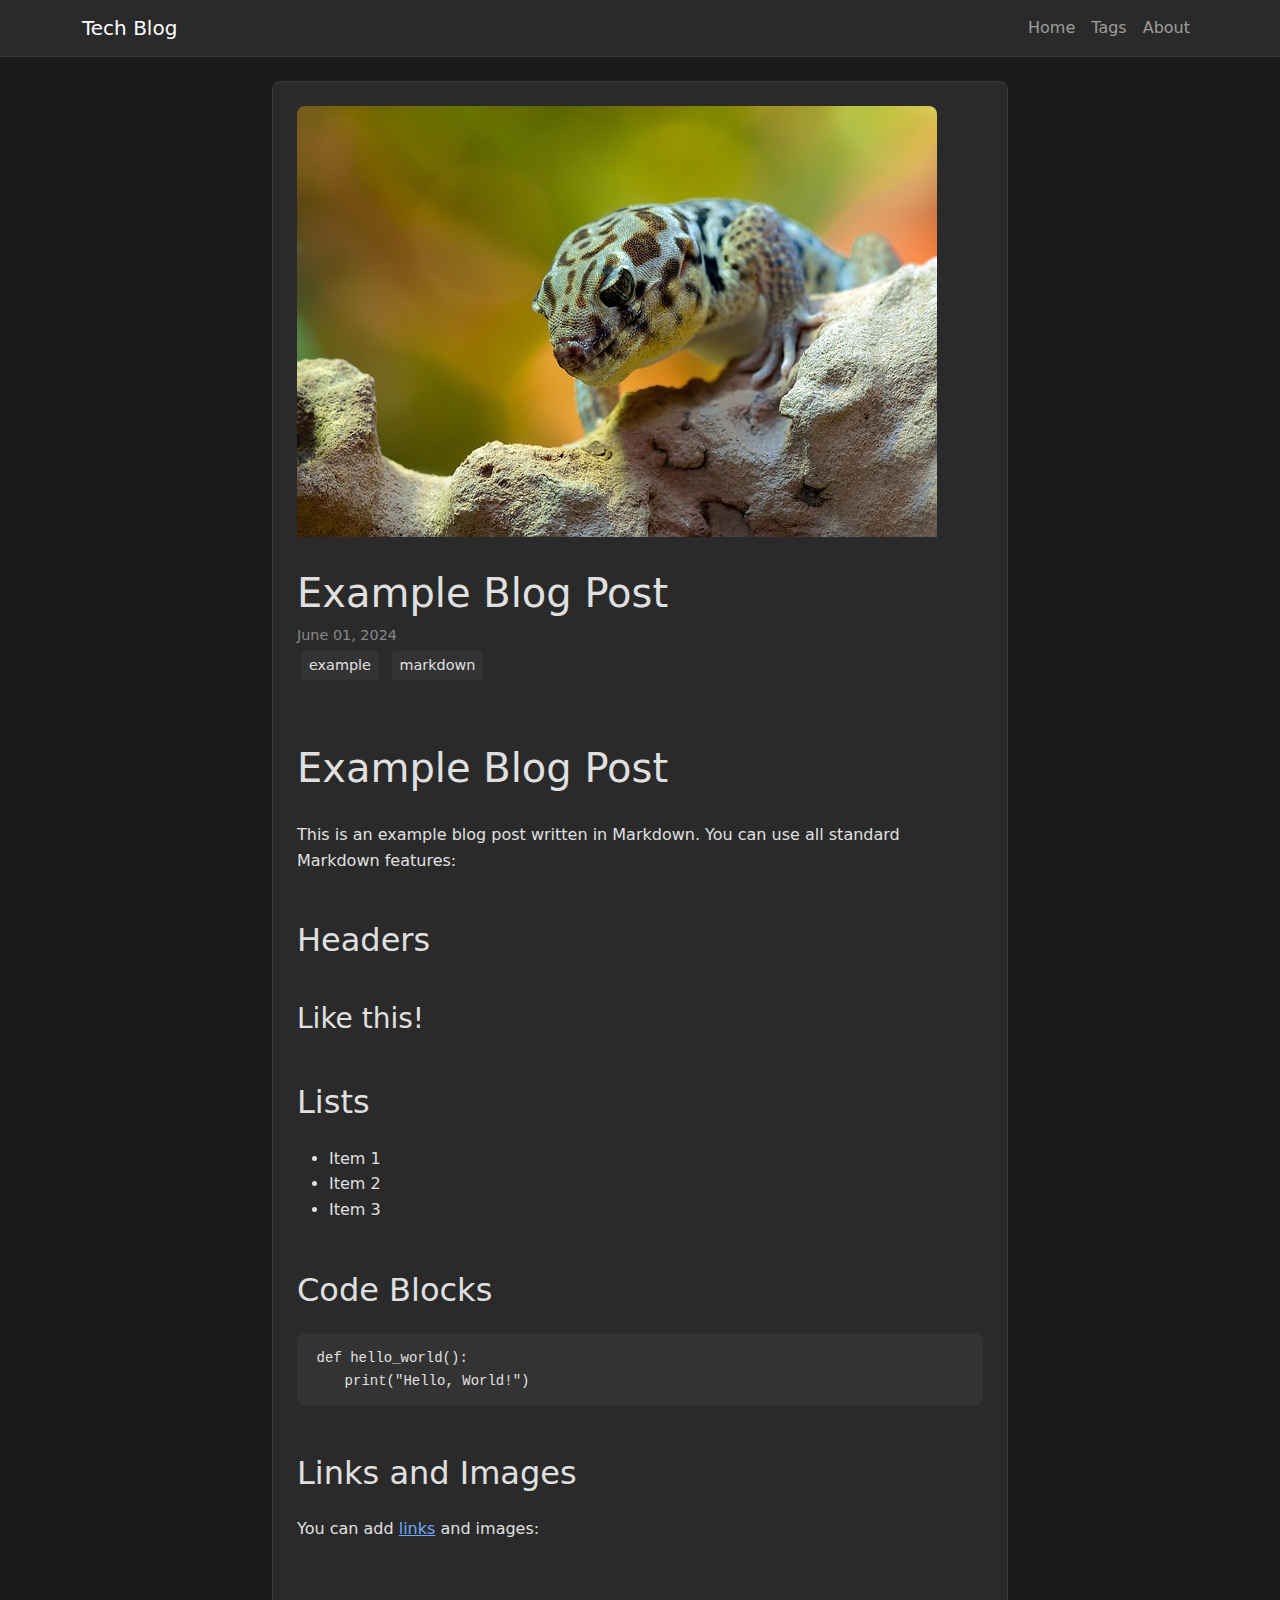
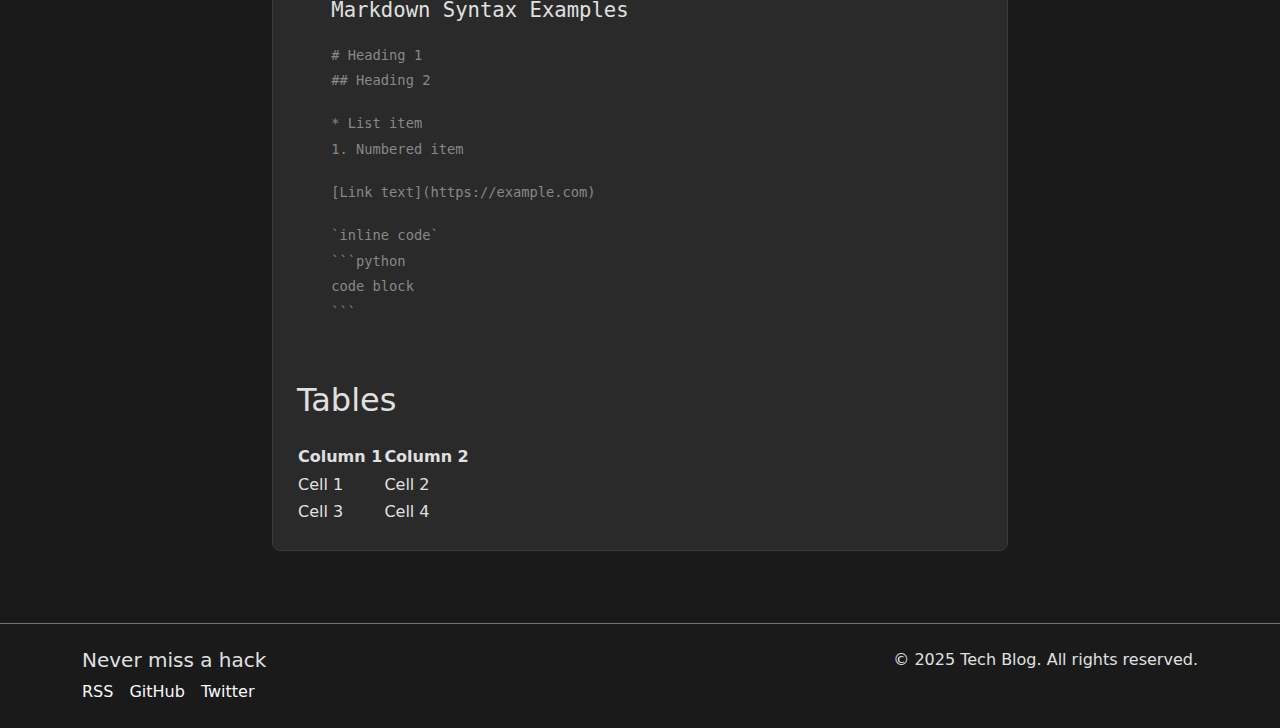
<file: posts/example-post.html>
<!DOCTYPE html>
<html lang="en" data-bs-theme="dark">
<head>
    <meta charset="UTF-8">
    <meta name="viewport" content="width=device-width, initial-scale=1.0">
    <title>Example Blog Post - Tech Blog</title>
    <!-- Bootstrap 5 CSS -->
    <link href="https://cdn.jsdelivr.net/npm/bootstrap@5.3.0/dist/css/bootstrap.min.css" rel="stylesheet">
    <!-- Custom CSS -->
    <link href="../static/css/style.css" rel="stylesheet">
</head>
<body>
    <!-- Navigation -->
    <nav class="navbar navbar-expand-lg navbar-dark mb-4">
        <div class="container">
            <a class="navbar-brand" href="../index.html">Tech Blog</a>
            <button class="navbar-toggler" type="button" data-bs-toggle="collapse" data-bs-target="#navbarNav">
                <span class="navbar-toggler-icon"></span>
            </button>
            <div class="collapse navbar-collapse" id="navbarNav">
                <ul class="navbar-nav ms-auto">
                    <li class="nav-item">
                        <a class="nav-link" href="../index.html">Home</a>
                    </li>
                    <li class="nav-item">
                        <a class="nav-link" href="../tags.html">Tags</a>
                    </li>
                    <li class="nav-item">
                        <a class="nav-link" href="../about.html">About</a>
                    </li>
                </ul>
            </div>
        </div>
    </nav>

    <!-- Main Content -->
    <div class="container">
        <div class="row">
            <div class="col-lg-8 mx-auto">
                <article class="blog-post p-4 mb-4">
                    
                    <figure class="natural-image">
                        <img src="../static/images/wonder-gecko-256046_640.jpg" alt="Colorful gecko representing diverse content" loading="lazy">
                    </figure>
                    
                    
                    <h1>Example Blog Post</h1>
                    <div class="blog-meta mb-4">
                        June 01, 2024
                        
                        <br>
                        <span class="mt-2">
                            
                            <a href="../tags.html#example" class="tag-link">example</a>
                            
                            <a href="../tags.html#markdown" class="tag-link">markdown</a>
                            
                        </span>
                        
                    </div>
                    
                    <div class="markdown-content">
                        <h1>Example Blog Post</h1>

<p>This is an example blog post written in Markdown. You can use all standard Markdown features:</p>

<h2>Headers</h2>

<h3>Like this!</h3>

<h2>Lists</h2>

<ul>
<li>Item 1</li>
<li>Item 2</li>
<li>Item 3</li>
</ul>

<h2>Code Blocks</h2>

<pre><code>def hello_world():
    print("Hello, World!")
</code></pre>

<h2>Links and Images</h2>

<p>You can add <a href="https://example.com">links</a> and images:</p>

<p><img src="..//static/images/markdown-example.svg" alt="Markdown syntax example" /></p>

<h2>Tables</h2>

<table>
<thead>
<tr>
  <th>Column 1</th>
  <th>Column 2</th>
</tr>
</thead>
<tbody>
<tr>
  <td>Cell 1</td>
  <td>Cell 2</td>
</tr>
<tr>
  <td>Cell 3</td>
  <td>Cell 4</td>
</tr>
</tbody>
</table>

                    </div>
                </article>
            </div>
        </div>
    </div>

    <!-- Footer -->
    <footer class="mt-5 py-4 border-top border-secondary">
        <div class="container">
            <div class="row">
                <div class="col-md-6">
                    <h5>Never miss a hack</h5>
                    <div class="d-flex gap-3">
                        <a href="#" class="text-decoration-none text-light">RSS</a>
                        <a href="#" class="text-decoration-none text-light">GitHub</a>
                        <a href="#" class="text-decoration-none text-light">Twitter</a>
                    </div>
                </div>
                <div class="col-md-6 text-end">
                    <p class="mb-0">&copy; 2025 Tech Blog. All rights reserved.</p>
                </div>
            </div>
        </div>
    </footer>

    <!-- Bootstrap JS -->
    <script src="https://cdn.jsdelivr.net/npm/bootstrap@5.3.0/dist/js/bootstrap.bundle.min.js"></script>
</body>
</html>
</file>
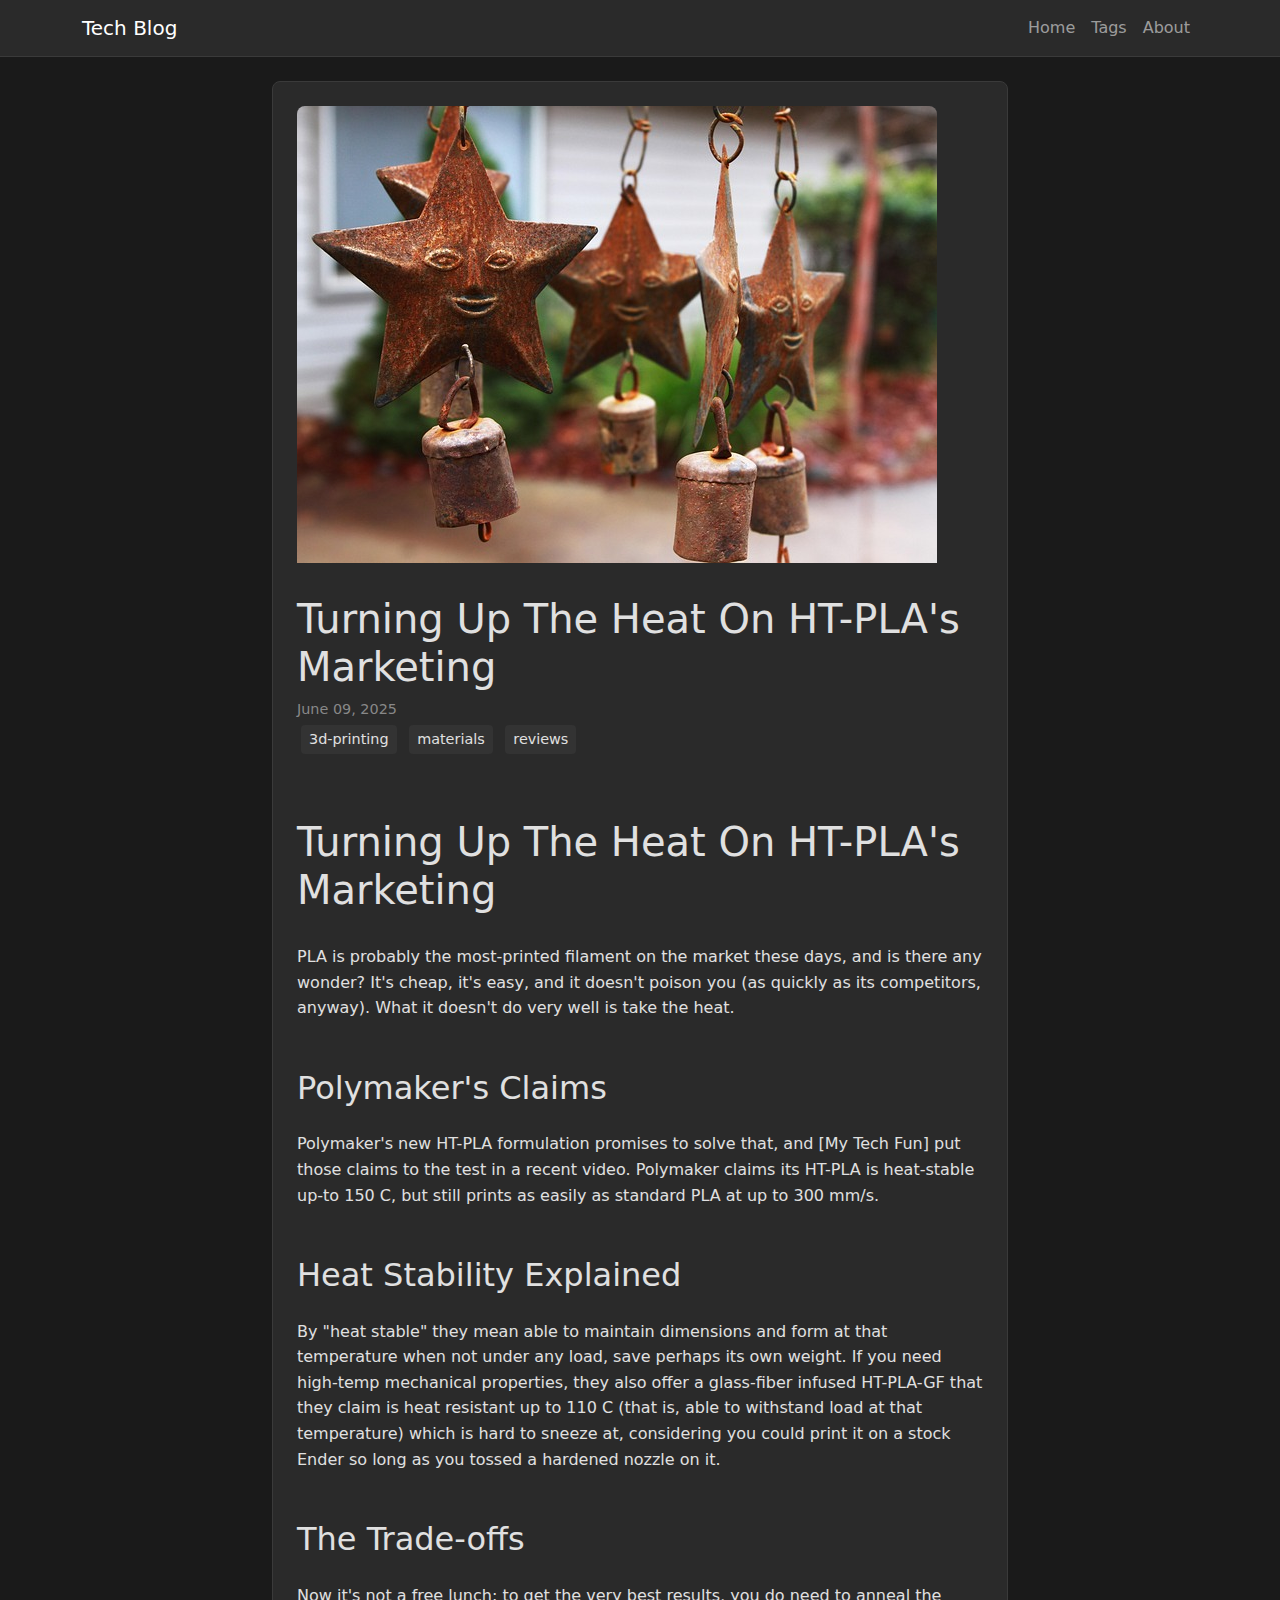
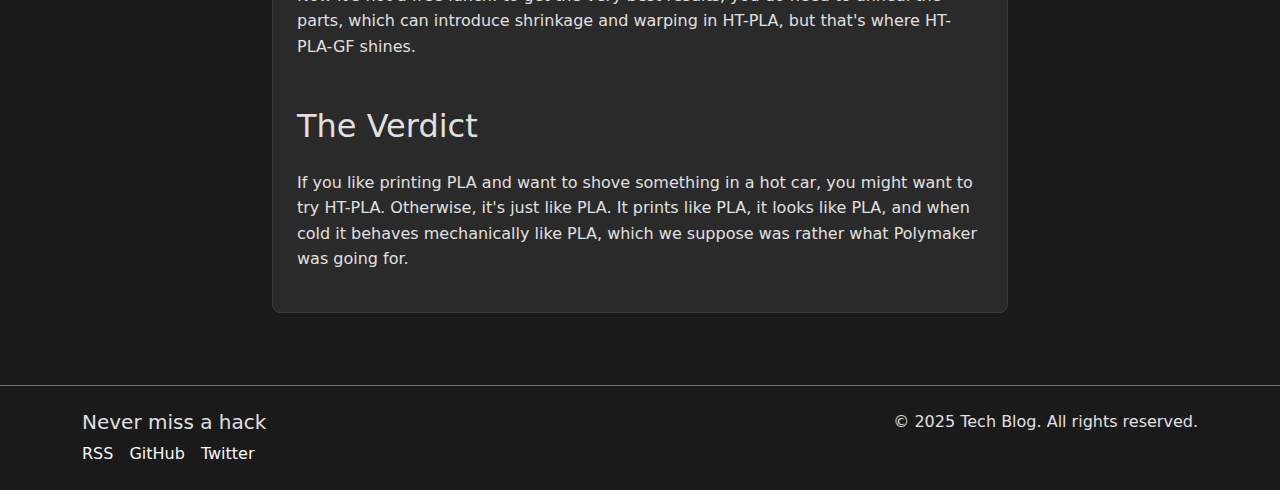
<file: posts/ht-pla.html>
<!DOCTYPE html>
<html lang="en" data-bs-theme="dark">
<head>
    <meta charset="UTF-8">
    <meta name="viewport" content="width=device-width, initial-scale=1.0">
    <title>Turning Up The Heat On HT-PLA's Marketing - Tech Blog</title>
    <!-- Bootstrap 5 CSS -->
    <link href="https://cdn.jsdelivr.net/npm/bootstrap@5.3.0/dist/css/bootstrap.min.css" rel="stylesheet">
    <!-- Custom CSS -->
    <link href="../static/css/style.css" rel="stylesheet">
</head>
<body>
    <!-- Navigation -->
    <nav class="navbar navbar-expand-lg navbar-dark mb-4">
        <div class="container">
            <a class="navbar-brand" href="../index.html">Tech Blog</a>
            <button class="navbar-toggler" type="button" data-bs-toggle="collapse" data-bs-target="#navbarNav">
                <span class="navbar-toggler-icon"></span>
            </button>
            <div class="collapse navbar-collapse" id="navbarNav">
                <ul class="navbar-nav ms-auto">
                    <li class="nav-item">
                        <a class="nav-link" href="../index.html">Home</a>
                    </li>
                    <li class="nav-item">
                        <a class="nav-link" href="../tags.html">Tags</a>
                    </li>
                    <li class="nav-item">
                        <a class="nav-link" href="../about.html">About</a>
                    </li>
                </ul>
            </div>
        </div>
    </nav>

    <!-- Main Content -->
    <div class="container">
        <div class="row">
            <div class="col-lg-8 mx-auto">
                <article class="blog-post p-4 mb-4">
                    
                    <figure class="natural-image">
                        <img src="../static/images/wind-chimes-1147912_640.jpg" alt="" loading="lazy">
                    </figure>
                    
                    
                    <h1>Turning Up The Heat On HT-PLA's Marketing</h1>
                    <div class="blog-meta mb-4">
                        June 09, 2025
                        
                        <br>
                        <span class="mt-2">
                            
                            <a href="../tags.html#3d-printing" class="tag-link">3d-printing</a>
                            
                            <a href="../tags.html#materials" class="tag-link">materials</a>
                            
                            <a href="../tags.html#reviews" class="tag-link">reviews</a>
                            
                        </span>
                        
                    </div>
                    
                    <div class="markdown-content">
                        <h1>Turning Up The Heat On HT-PLA's Marketing</h1>

<p>PLA is probably the most-printed filament on the market these days, and is there any wonder? It's cheap, it's easy, and it doesn't poison you (as quickly as its competitors, anyway). What it doesn't do very well is take the heat.</p>

<h2>Polymaker's Claims</h2>

<p>Polymaker's new HT-PLA formulation promises to solve that, and [My Tech Fun] put those claims to the test in a recent video. Polymaker claims its HT-PLA is heat-stable up-to 150 C, but still prints as easily as standard PLA at up to 300 mm/s.</p>

<h2>Heat Stability Explained</h2>

<p>By "heat stable" they mean able to maintain dimensions and form at that temperature when not under any load, save perhaps its own weight. If you need high-temp mechanical properties, they also offer a glass-fiber infused HT-PLA-GF that they claim is heat resistant up to 110 C (that is, able to withstand load at that temperature) which is hard to sneeze at, considering you could print it on a stock Ender so long as you tossed a hardened nozzle on it.</p>

<h2>The Trade-offs</h2>

<p>Now it's not a free lunch: to get the very best results, you do need to anneal the parts, which can introduce shrinkage and warping in HT-PLA, but that's where HT-PLA-GF shines.</p>

<h2>The Verdict</h2>

<p>If you like printing PLA and want to shove something in a hot car, you might want to try HT-PLA. Otherwise, it's just like PLA. It prints like PLA, it looks like PLA, and when cold it behaves mechanically like PLA, which we suppose was rather what Polymaker was going for.</p>

                    </div>
                </article>
            </div>
        </div>
    </div>

    <!-- Footer -->
    <footer class="mt-5 py-4 border-top border-secondary">
        <div class="container">
            <div class="row">
                <div class="col-md-6">
                    <h5>Never miss a hack</h5>
                    <div class="d-flex gap-3">
                        <a href="#" class="text-decoration-none text-light">RSS</a>
                        <a href="#" class="text-decoration-none text-light">GitHub</a>
                        <a href="#" class="text-decoration-none text-light">Twitter</a>
                    </div>
                </div>
                <div class="col-md-6 text-end">
                    <p class="mb-0">&copy; 2025 Tech Blog. All rights reserved.</p>
                </div>
            </div>
        </div>
    </footer>

    <!-- Bootstrap JS -->
    <script src="https://cdn.jsdelivr.net/npm/bootstrap@5.3.0/dist/js/bootstrap.bundle.min.js"></script>
</body>
</html>
</file>
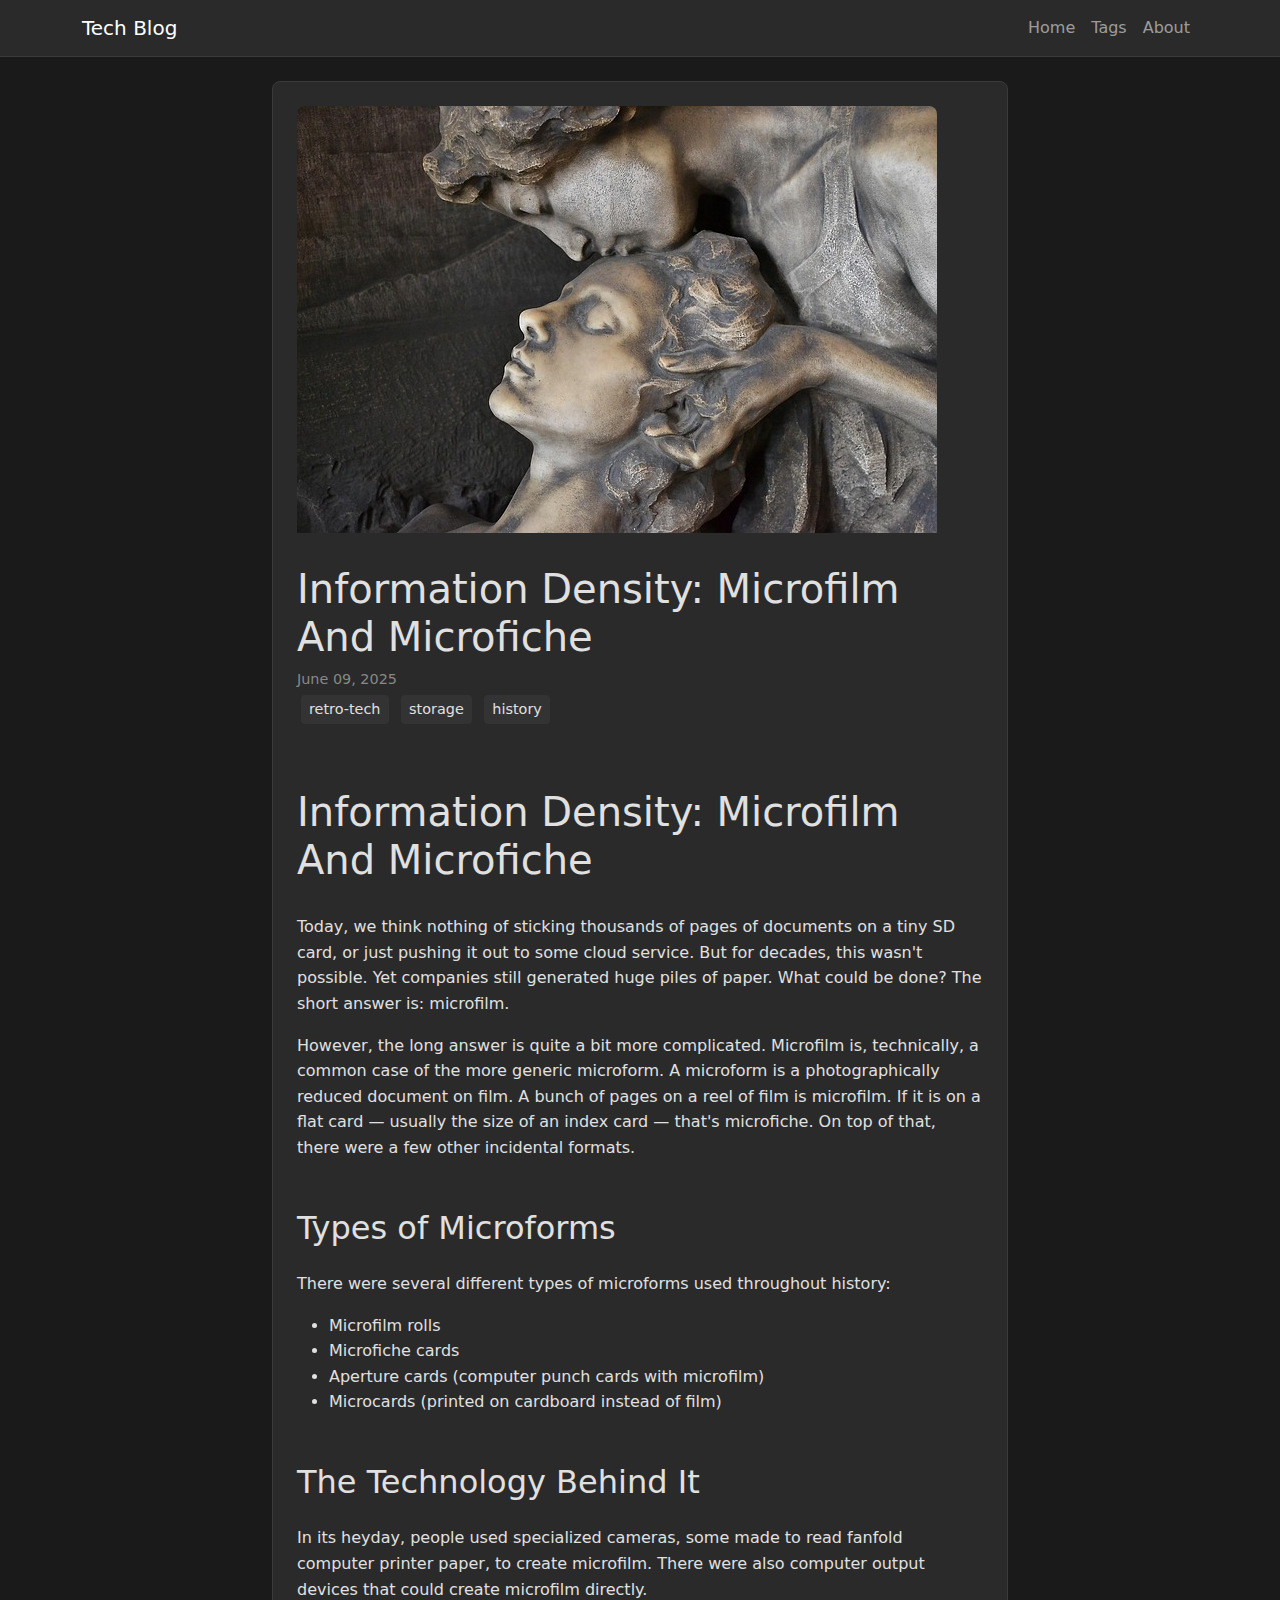
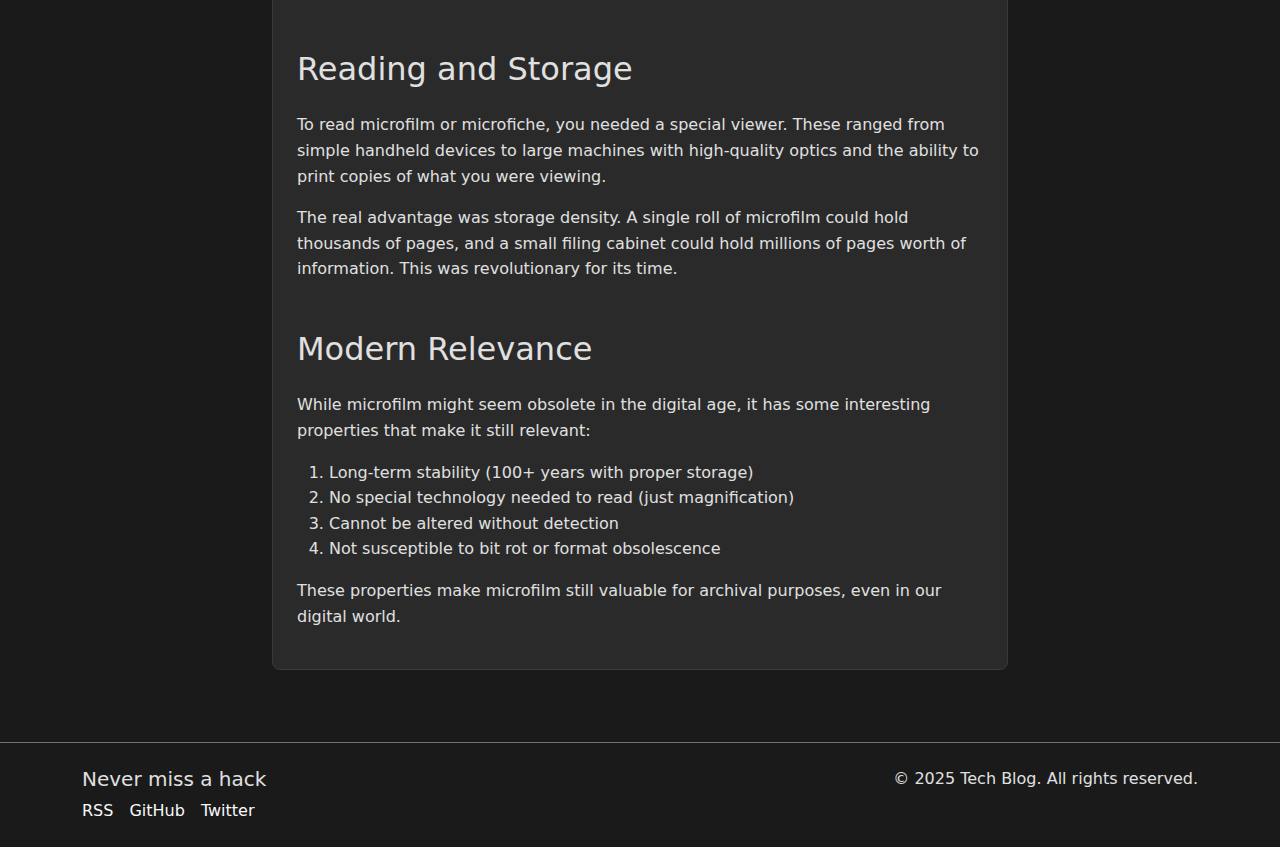
<file: posts/microfilm.html>
<!DOCTYPE html>
<html lang="en" data-bs-theme="dark">
<head>
    <meta charset="UTF-8">
    <meta name="viewport" content="width=device-width, initial-scale=1.0">
    <title>Information Density: Microfilm And Microfiche - Tech Blog</title>
    <!-- Bootstrap 5 CSS -->
    <link href="https://cdn.jsdelivr.net/npm/bootstrap@5.3.0/dist/css/bootstrap.min.css" rel="stylesheet">
    <!-- Custom CSS -->
    <link href="../static/css/style.css" rel="stylesheet">
</head>
<body>
    <!-- Navigation -->
    <nav class="navbar navbar-expand-lg navbar-dark mb-4">
        <div class="container">
            <a class="navbar-brand" href="../index.html">Tech Blog</a>
            <button class="navbar-toggler" type="button" data-bs-toggle="collapse" data-bs-target="#navbarNav">
                <span class="navbar-toggler-icon"></span>
            </button>
            <div class="collapse navbar-collapse" id="navbarNav">
                <ul class="navbar-nav ms-auto">
                    <li class="nav-item">
                        <a class="nav-link" href="../index.html">Home</a>
                    </li>
                    <li class="nav-item">
                        <a class="nav-link" href="../tags.html">Tags</a>
                    </li>
                    <li class="nav-item">
                        <a class="nav-link" href="../about.html">About</a>
                    </li>
                </ul>
            </div>
        </div>
    </nav>

    <!-- Main Content -->
    <div class="container">
        <div class="row">
            <div class="col-lg-8 mx-auto">
                <article class="blog-post p-4 mb-4">
                    
                    <figure class="natural-image">
                        <img src="../static/images/cemetery-2698731_640.jpg" alt="Historical stone archive resembling data storage" loading="lazy">
                    </figure>
                    
                    
                    <h1>Information Density: Microfilm And Microfiche</h1>
                    <div class="blog-meta mb-4">
                        June 09, 2025
                        
                        <br>
                        <span class="mt-2">
                            
                            <a href="../tags.html#retro-tech" class="tag-link">retro-tech</a>
                            
                            <a href="../tags.html#storage" class="tag-link">storage</a>
                            
                            <a href="../tags.html#history" class="tag-link">history</a>
                            
                        </span>
                        
                    </div>
                    
                    <div class="markdown-content">
                        <h1>Information Density: Microfilm And Microfiche</h1>

<p>Today, we think nothing of sticking thousands of pages of documents on a tiny SD card, or just pushing it out to some cloud service. But for decades, this wasn't possible. Yet companies still generated huge piles of paper. What could be done? The short answer is: microfilm.</p>

<p>However, the long answer is quite a bit more complicated. Microfilm is, technically, a common case of the more generic microform. A microform is a photographically reduced document on film. A bunch of pages on a reel of film is microfilm. If it is on a flat card — usually the size of an index card — that's microfiche. On top of that, there were a few other incidental formats.</p>

<h2>Types of Microforms</h2>

<p>There were several different types of microforms used throughout history:</p>

<ul>
<li>Microfilm rolls</li>
<li>Microfiche cards</li>
<li>Aperture cards (computer punch cards with microfilm)</li>
<li>Microcards (printed on cardboard instead of film)</li>
</ul>

<h2>The Technology Behind It</h2>

<p>In its heyday, people used specialized cameras, some made to read fanfold computer printer paper, to create microfilm. There were also computer output devices that could create microfilm directly.</p>

<h2>Reading and Storage</h2>

<p>To read microfilm or microfiche, you needed a special viewer. These ranged from simple handheld devices to large machines with high-quality optics and the ability to print copies of what you were viewing.</p>

<p>The real advantage was storage density. A single roll of microfilm could hold thousands of pages, and a small filing cabinet could hold millions of pages worth of information. This was revolutionary for its time.</p>

<h2>Modern Relevance</h2>

<p>While microfilm might seem obsolete in the digital age, it has some interesting properties that make it still relevant:</p>

<ol>
<li>Long-term stability (100+ years with proper storage)</li>
<li>No special technology needed to read (just magnification)</li>
<li>Cannot be altered without detection</li>
<li>Not susceptible to bit rot or format obsolescence</li>
</ol>

<p>These properties make microfilm still valuable for archival purposes, even in our digital world.</p>

                    </div>
                </article>
            </div>
        </div>
    </div>

    <!-- Footer -->
    <footer class="mt-5 py-4 border-top border-secondary">
        <div class="container">
            <div class="row">
                <div class="col-md-6">
                    <h5>Never miss a hack</h5>
                    <div class="d-flex gap-3">
                        <a href="#" class="text-decoration-none text-light">RSS</a>
                        <a href="#" class="text-decoration-none text-light">GitHub</a>
                        <a href="#" class="text-decoration-none text-light">Twitter</a>
                    </div>
                </div>
                <div class="col-md-6 text-end">
                    <p class="mb-0">&copy; 2025 Tech Blog. All rights reserved.</p>
                </div>
            </div>
        </div>
    </footer>

    <!-- Bootstrap JS -->
    <script src="https://cdn.jsdelivr.net/npm/bootstrap@5.3.0/dist/js/bootstrap.bundle.min.js"></script>
</body>
</html>
</file>
<file: static/css/style.css>
body { 
    background-color: #1a1a1a; 
    color: #e0e0e0; 
}

.blog-post { 
    background-color: #2a2a2a; 
    border: 1px solid #3a3a3a; 
    border-radius: 8px; 
    margin-bottom: 1.5rem; 
    padding: 1.5rem; 
}

.blog-post img { 
    border-radius: 8px 8px 0 0; 
    max-width: 100%; 
    height: auto; 
    margin-bottom: 1rem; 
}

.blog-meta { 
    color: #888; 
    font-size: 0.9rem; 
}

.navbar { 
    background-color: #2a2a2a; 
    border-bottom: 1px solid #3a3a3a; 
}

.sidebar { 
    background-color: #2a2a2a; 
    border: 1px solid #3a3a3a; 
    border-radius: 8px; 
    padding: 1.5rem; 
}

.tag-link { 
    display: inline-block; 
    padding: 0.25rem 0.5rem; 
    margin: 0.25rem; 
    background-color: #333; 
    border-radius: 4px; 
    color: #e0e0e0; 
    text-decoration: none; 
}

.tag-link:hover { 
    background-color: #444; 
    color: #fff; 
}

.post-preview { 
    color: #ccc; 
    margin: 1rem 0; 
    line-height: 1.6; 
}

.read-more { 
    display: inline-block; 
    padding: 0.5rem 1rem; 
    background-color: #375a7f; 
    color: #fff; 
    text-decoration: none; 
    border-radius: 4px; 
    transition: background-color 0.2s; 
}

.read-more:hover { 
    background-color: #446e9b; 
    color: #fff; 
}

.pagination { 
    margin-top: 2rem; 
}

.page-link { 
    background-color: #2a2a2a; 
    border-color: #3a3a3a; 
    color: #e0e0e0; 
}

.page-link:hover { 
    background-color: #375a7f; 
    border-color: #3a3a3a; 
    color: #fff; 
}

.page-item.active .page-link { 
    background-color: #375a7f; 
    border-color: #375a7f; 
}

.page-item.disabled .page-link { 
    background-color: #2a2a2a; 
    border-color: #3a3a3a; 
    color: #666; 
}

/* Markdown content styles */
.markdown-content {
    line-height: 1.6;
}

.markdown-content h1,
.markdown-content h2,
.markdown-content h3,
.markdown-content h4,
.markdown-content h5,
.markdown-content h6 {
    margin-top: 1.5em;
    margin-bottom: 0.75em;
}

.markdown-content img {
    max-width: 100%;
    height: auto;
    border-radius: 8px;
    margin: 1em 0;
}

.markdown-content pre {
    background-color: #333;
    padding: 1em;
    border-radius: 8px;
    overflow-x: auto;
}

.markdown-content code {
    background-color: #333;
    padding: 0.2em 0.4em;
    border-radius: 4px;
}

.markdown-content blockquote {
    border-left: 4px solid #3a3a3a;
    margin: 1em 0;
    padding-left: 1em;
    color: #888;
}

/* Tag page styles */
.tag-section {
    background-color: #2a2a2a;
    border: 1px solid #3a3a3a;
    border-radius: 8px;
    padding: 1.5rem;
    margin-bottom: 2rem;
}
</file>
